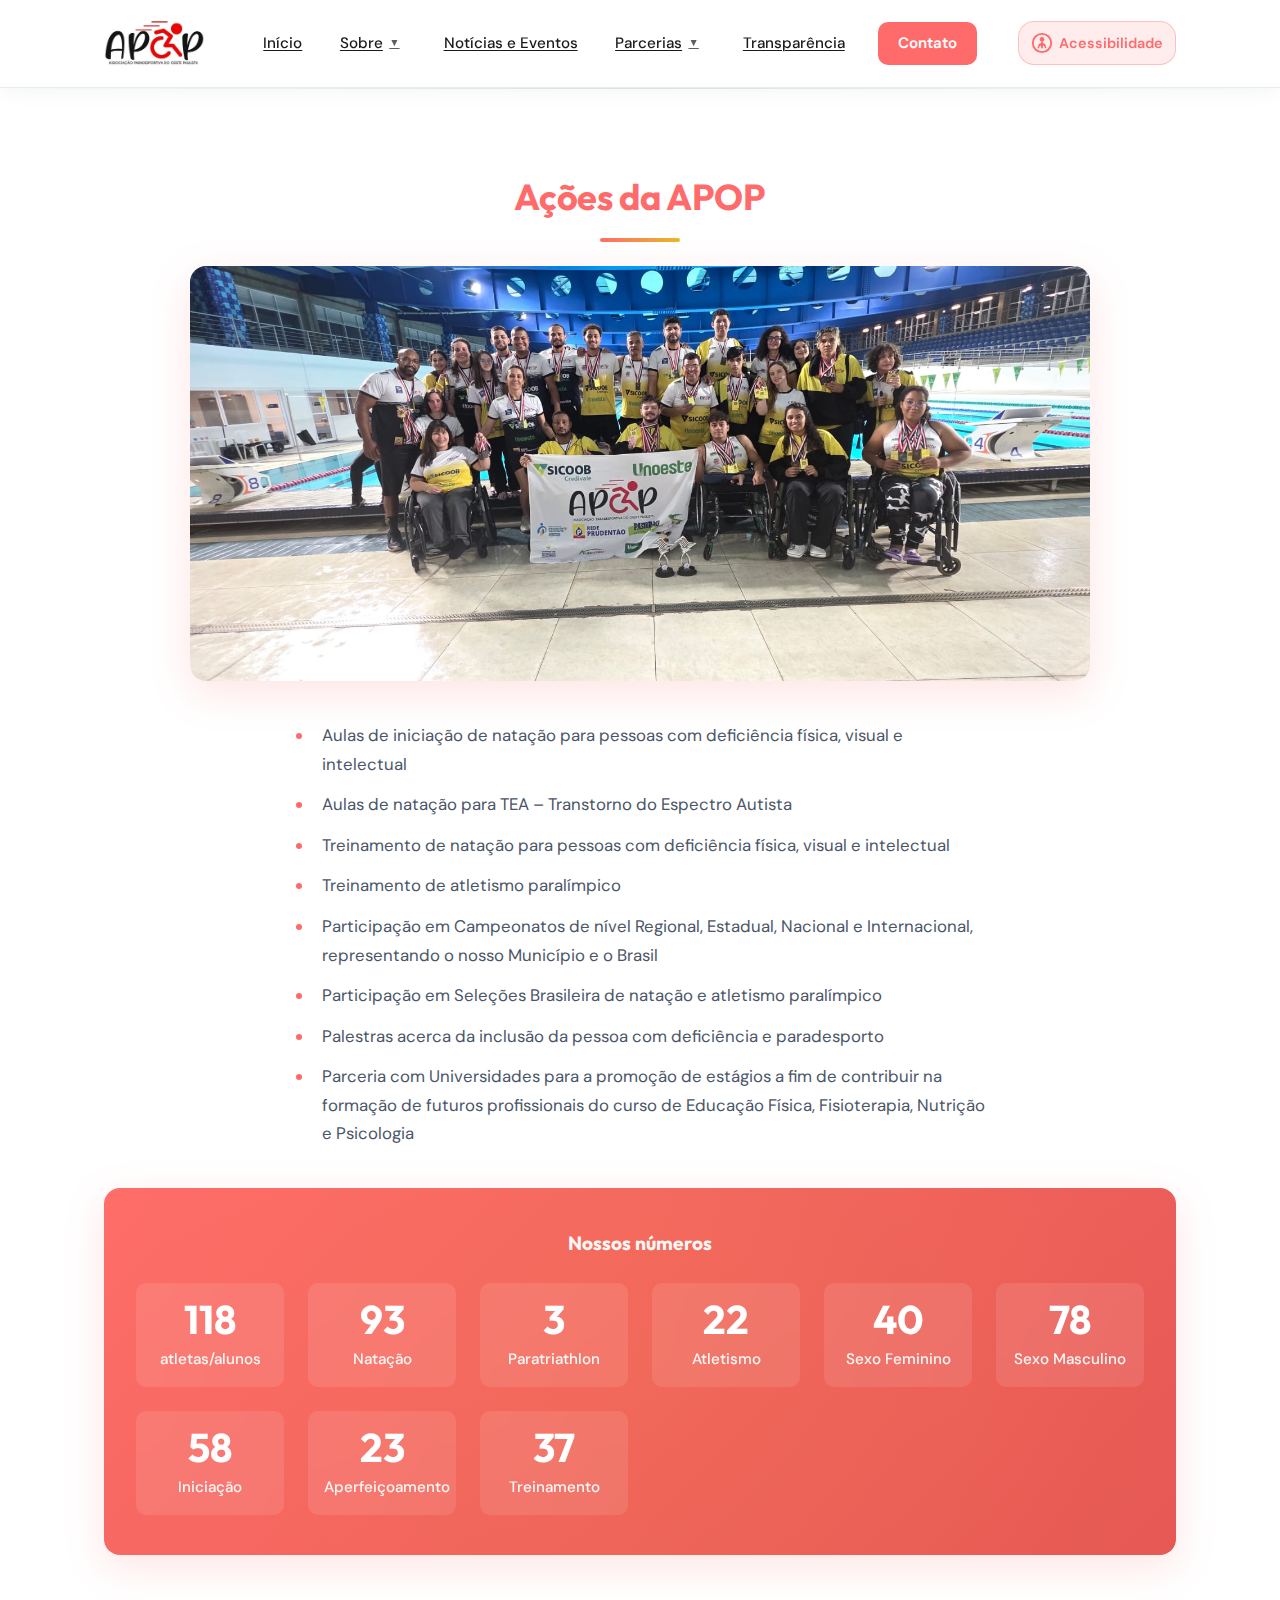
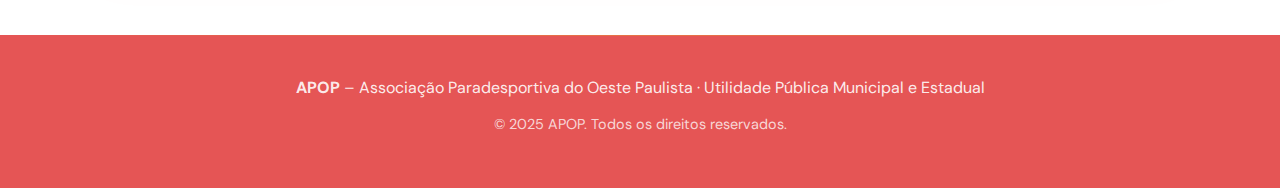
<file: acoes.html>
<!DOCTYPE html>
<html lang="pt-BR">
<head>
  <meta charset="UTF-8">
  <meta name="viewport" content="width=device-width, initial-scale=1.0">
  <meta name="description" content="Ações da APOP - Associação Paradesportiva do Oeste Paulista">
  <title>Ações da APOP | APOP</title>
  <link rel="stylesheet" href="styles.css">
  <link rel="preconnect" href="https://fonts.googleapis.com">
  <link rel="preconnect" href="https://fonts.gstatic.com" crossorigin>
  <link href="https://fonts.googleapis.com/css2?family=Outfit:wght@400;500;600;700&family=DM+Sans:wght@400;500;600&display=swap" rel="stylesheet">
</head>
<body>
  <a href="#main-content" class="skip-link">Pular para conteúdo principal</a>
  <header class="header">
    <div class="header-bar">
      <div class="container header-inner">
        <a href="index.html" class="logo">
          <img src="scr/logo/Imagem1.jpg" alt="APOP" class="logo-img">
        </a>
        <nav class="nav" aria-label="Menu principal">
          <button class="nav-toggle" aria-expanded="false" aria-controls="nav-wrap" aria-label="Abrir menu"><span></span><span></span><span></span></button>
          <div id="nav-wrap" class="nav-wrap">
            <ul class="nav-menu">
              <li><a href="index.html">Início</a></li>
              <li class="has-dropdown">
                <a href="sobre.html">Sobre</a>
                <ul class="submenu">
                  <li><a href="sobre.html">Sobre a APOP</a></li>
                  <li><a href="acoes.html">Ações</a></li>
                  <li><a href="atletas.html">Atletas</a></li>
                  <li><a href="conquistas.html">Conquistas</a></li>
                  <li><a href="participar.html">Participe</a></li>
                </ul>
              </li>
              <li><a href="noticias.html">Notícias e Eventos</a></li>
              <li class="has-dropdown">
                <a href="parceiros.html">Parcerias</a>
                <ul class="submenu">
                  <li><a href="parceiros.html">Parceiros</a></li>
                  <li><a href="patrocinadores.html">Patrocinadores</a></li>
                  <li><a href="apoio.html">Apoio (Vereadores)</a></li>
                </ul>
              </li>
              <li><a href="transparencia.html">Transparência</a></li>
            </ul>
            <a href="contato.html" class="btn-contato">Contato</a>
          </div>
        </nav>
        <div class="accessibility-header-wrap">
          <button id="accessibility-toggle" class="accessibility-header-btn" aria-label="Abrir menu de acessibilidade" aria-expanded="false" aria-controls="accessibility-panel" title="Acessibilidade">
            <svg aria-hidden="true" width="22" height="22" viewBox="0 0 24 24" fill="none" xmlns="http://www.w3.org/2000/svg"><circle cx="12" cy="12" r="10" stroke="currentColor" stroke-width="2"/><circle cx="12" cy="8" r="2.5" fill="currentColor"/><path d="M12 11v6M9 14h6" stroke="currentColor" stroke-width="2" stroke-linecap="round"/><path d="M8 17l2-4h4l2 4" stroke="currentColor" stroke-width="1.5" stroke-linecap="round" stroke-linejoin="round"/></svg>
            <span class="accessibility-header-label">Acessibilidade</span>
          </button>
          <div id="accessibility-panel" class="accessibility-panel" role="dialog" aria-label="Ferramentas de acessibilidade" aria-hidden="true">
            <div class="accessibility-panel-content">
              <div class="accessibility-group"><span class="accessibility-group-label">Tamanho da fonte</span><div class="accessibility-buttons">
                <button id="font-increase" class="accessibility-btn" aria-label="Aumentar tamanho da fonte" title="Aumentar fonte (A+)"><svg aria-hidden="true" width="20" height="20" viewBox="0 0 20 20" fill="none" xmlns="http://www.w3.org/2000/svg"><path d="M10 3V17M3 10H17" stroke="currentColor" stroke-width="2" stroke-linecap="round"/><path d="M6 6H14M6 14H14" stroke="currentColor" stroke-width="1.5" stroke-linecap="round"/></svg></button>
                <button id="font-decrease" class="accessibility-btn" aria-label="Diminuir tamanho da fonte" title="Diminuir fonte (A-)"><svg aria-hidden="true" width="20" height="20" viewBox="0 0 20 20" fill="none" xmlns="http://www.w3.org/2000/svg"><path d="M3 10H17" stroke="currentColor" stroke-width="2" stroke-linecap="round"/><path d="M6 6H14M6 14H14" stroke="currentColor" stroke-width="1.5" stroke-linecap="round"/></svg></button>
                <button id="font-reset" class="accessibility-btn" aria-label="Tamanho de fonte padrão" title="Fonte normal"><svg aria-hidden="true" width="20" height="20" viewBox="0 0 20 20" fill="none" xmlns="http://www.w3.org/2000/svg"><path d="M6 6H14M6 10H14M6 14H14" stroke="currentColor" stroke-width="1.5" stroke-linecap="round"/></svg></button>
              </div></div>
              <div class="accessibility-group"><span class="accessibility-group-label">Visual</span><div class="accessibility-buttons">
                <button id="contrast-toggle" class="accessibility-btn" aria-label="Alto contraste" title="Alto contraste"><svg aria-hidden="true" width="20" height="20" viewBox="0 0 20 20" fill="none" xmlns="http://www.w3.org/2000/svg"><circle cx="10" cy="10" r="8" stroke="currentColor" stroke-width="1.5"/><path d="M10 2V18M2 10H18" stroke="currentColor" stroke-width="1.5" stroke-linecap="round"/></svg></button>
                <button id="grayscale-toggle" class="accessibility-btn" aria-label="Preto e branco" title="Preto e branco"><svg aria-hidden="true" width="20" height="20" viewBox="0 0 20 20" fill="none" xmlns="http://www.w3.org/2000/svg"><circle cx="7" cy="10" r="3" fill="currentColor"/><circle cx="13" cy="10" r="3" stroke="currentColor" stroke-width="1.5" fill="none"/></svg></button>
                <button id="invert-toggle" class="accessibility-btn" aria-label="Inverter cores" title="Inverter cores"><svg aria-hidden="true" width="20" height="20" viewBox="0 0 20 20" fill="none" xmlns="http://www.w3.org/2000/svg"><rect x="3" y="3" width="7" height="7" fill="currentColor"/><rect x="10" y="10" width="7" height="7" fill="none" stroke="currentColor" stroke-width="1.5"/><path d="M10 3V10M3 10H10" stroke="currentColor" stroke-width="1.5" stroke-linecap="round"/></svg></button>
              </div></div>
            </div>
          </div>
        </div>
      </div>
    </div>
  </header>

  <main id="main-content">
    <section class="section">
      <div class="container">
        <h1 class="section-title">Ações da APOP</h1>
        <div class="acoes-imagem">
          <img src="scr/img/IMG-20251107-WA0285.jpg" alt="Atletas da APOP em ação" class="acoes-img">
        </div>
        <ul class="acoes-list">
          <li>Aulas de iniciação de natação para pessoas com deficiência física, visual e intelectual</li>
          <li>Aulas de natação para TEA – Transtorno do Espectro Autista</li>
          <li>Treinamento de natação para pessoas com deficiência física, visual e intelectual</li>
          <li>Treinamento de atletismo paralímpico</li>
          <li>Participação em Campeonatos de nível Regional, Estadual, Nacional e Internacional, representando o nosso Município e o Brasil</li>
          <li>Participação em Seleções Brasileira de natação e atletismo paralímpico</li>
          <li>Palestras acerca da inclusão da pessoa com deficiência e paradesporto</li>
          <li>Parceria com Universidades para a promoção de estágios a fim de contribuir na formação de futuros profissionais do curso de Educação Física, Fisioterapia, Nutrição e Psicologia</li>
        </ul>
        <div class="numeros">
          <h3>Nossos números</h3>
          <div class="numeros-grid">
            <div class="numero-item"><span class="numero-valor">118</span><span>atletas/alunos</span></div>
            <div class="numero-item"><span class="numero-valor">93</span><span>Natação</span></div>
            <div class="numero-item"><span class="numero-valor">3</span><span>Paratriathlon</span></div>
            <div class="numero-item"><span class="numero-valor">22</span><span>Atletismo</span></div>
            <div class="numero-item"><span class="numero-valor">40</span><span>Sexo Feminino</span></div>
            <div class="numero-item"><span class="numero-valor">78</span><span>Sexo Masculino</span></div>
            <div class="numero-item"><span class="numero-valor">58</span><span>Iniciação</span></div>
            <div class="numero-item"><span class="numero-valor">23</span><span>Aperfeiçoamento</span></div>
            <div class="numero-item"><span class="numero-valor">37</span><span>Treinamento</span></div>
          </div>
        </div>
      </div>
    </section>
  </main>

  <footer class="footer">
    <div class="container">
      <p><strong>APOP</strong> – Associação Paradesportiva do Oeste Paulista · Utilidade Pública Municipal e Estadual</p>
      <p class="footer-small">© 2025 APOP. Todos os direitos reservados.</p>
    </div>
  </footer>
  <script src="nav.js"></script>
  <script src="accessibility.js"></script>
</body>
</html>
</file>
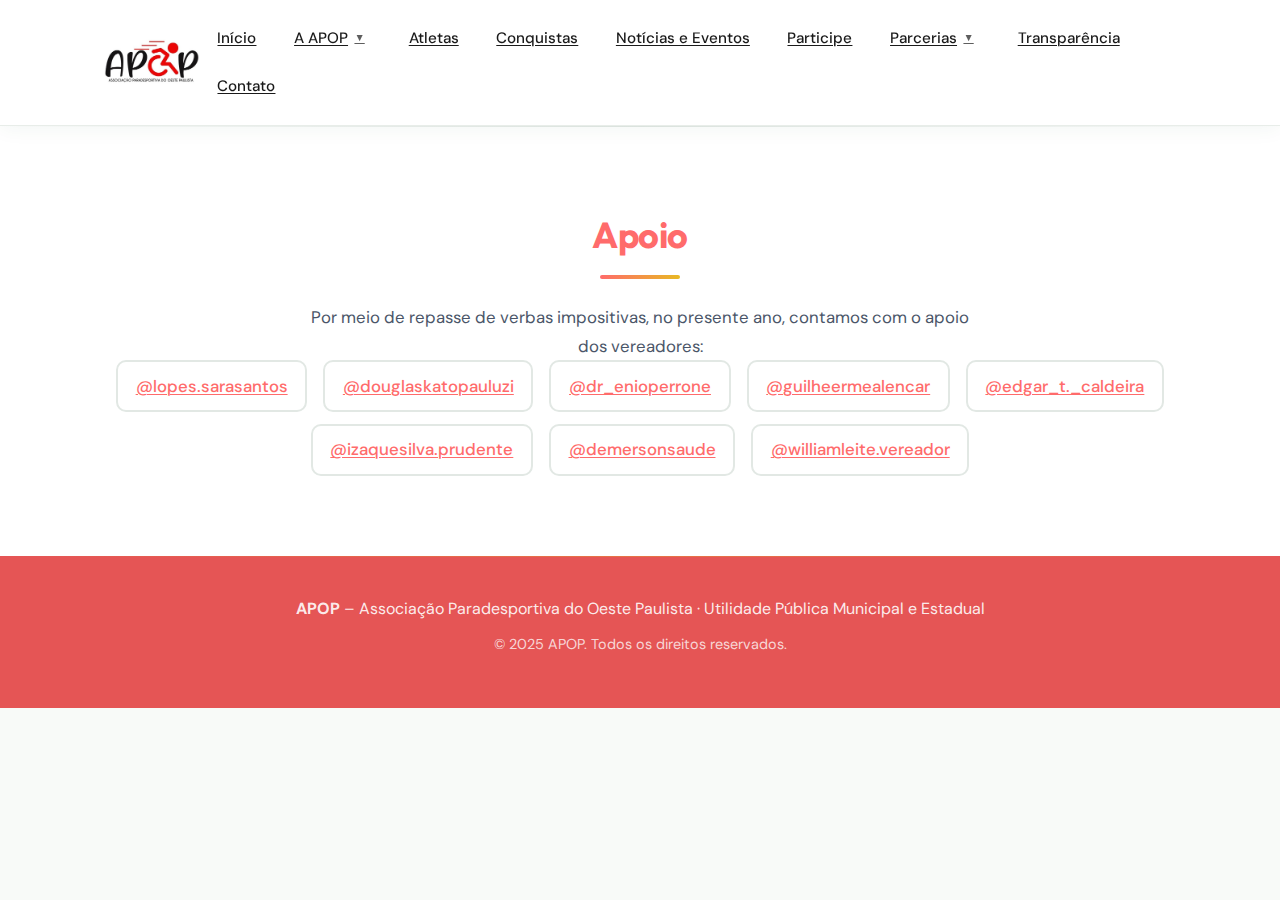
<file: apoio.html>
<!DOCTYPE html>
<html lang="pt-BR">
<head>
  <meta charset="UTF-8">
  <meta name="viewport" content="width=device-width, initial-scale=1.0">
  <meta name="description" content="Apoio dos vereadores à APOP">
  <title>Apoio (Vereadores) | APOP</title>
  <link rel="stylesheet" href="styles.css">
  <link rel="preconnect" href="https://fonts.googleapis.com">
  <link rel="preconnect" href="https://fonts.gstatic.com" crossorigin>
  <link href="https://fonts.googleapis.com/css2?family=Outfit:wght@400;500;600;700&family=DM+Sans:wght@400;500;600&display=swap" rel="stylesheet">
</head>
<body>
  <header class="header">
    <div class="header-bar">
      <div class="container header-inner">
        <a href="index.html" class="logo">
          <img src="scr/logo/Imagem1.jpg" alt="APOP" class="logo-img">
        </a>
        <nav class="nav" aria-label="Menu principal">
          <button class="nav-toggle" aria-expanded="false" aria-controls="nav-wrap" aria-label="Abrir menu"><span></span><span></span><span></span></button>
          <div id="nav-wrap" class="nav-wrap">
            <ul class="nav-menu">
              <li><a href="index.html">Início</a></li>
              <li class="has-dropdown"><a href="sobre.html">A APOP</a>
                <ul class="submenu">
                  <li><a href="sobre.html">Sobre</a></li>
                  <li><a href="acoes.html">Ações</a></li>
                </ul>
              </li>
              <li><a href="atletas.html">Atletas</a></li>
              <li><a href="conquistas.html">Conquistas</a></li>
              <li><a href="noticias.html">Notícias e Eventos</a></li>
              <li><a href="participar.html">Participe</a></li>
              <li class="has-dropdown"><a href="parceiros.html">Parcerias</a>
                <ul class="submenu">
                  <li><a href="parceiros.html">Parceiros</a></li>
                  <li><a href="patrocinadores.html">Patrocinadores</a></li>
                  <li><a href="apoio.html">Apoio (Vereadores)</a></li>
                </ul>
              </li>
              <li><a href="transparencia.html">Transparência</a></li>
              <li><a href="contato.html">Contato</a></li>
            </ul>
          </div>
        </nav>
      </div>
    </div>
  </header>

  <main>
    <section class="section">
      <div class="container">
        <h1 class="section-title">Apoio</h1>
        <p class="section-intro">Por meio de repasse de verbas impositivas, no presente ano, contamos com o apoio dos vereadores:</p>
        <div class="vereadores">
          <a href="https://instagram.com/lopes.sarasantos" target="_blank" rel="noopener noreferrer">@lopes.sarasantos</a>
          <a href="https://instagram.com/douglaskatopauluzi" target="_blank" rel="noopener noreferrer">@douglaskatopauluzi</a>
          <a href="https://instagram.com/dr_enioperrone" target="_blank" rel="noopener noreferrer">@dr_enioperrone</a>
          <a href="https://instagram.com/guilheermealencar" target="_blank" rel="noopener noreferrer">@guilheermealencar</a>
          <a href="https://instagram.com/edgar_t._caldeira" target="_blank" rel="noopener noreferrer">@edgar_t._caldeira</a>
          <a href="https://instagram.com/izaquesilva.prudente" target="_blank" rel="noopener noreferrer">@izaquesilva.prudente</a>
          <a href="https://instagram.com/demersonsaude" target="_blank" rel="noopener noreferrer">@demersonsaude</a>
          <a href="https://instagram.com/williamleite.vereador" target="_blank" rel="noopener noreferrer">@williamleite.vereador</a>
        </div>
      </div>
    </section>
  </main>

  <footer class="footer">
    <div class="container">
      <p><strong>APOP</strong> – Associação Paradesportiva do Oeste Paulista · Utilidade Pública Municipal e Estadual</p>
      <p class="footer-small">© 2025 APOP. Todos os direitos reservados.</p>
    </div>
  </footer>
  <script src="nav.js"></script>
</body>
</html>
</file>
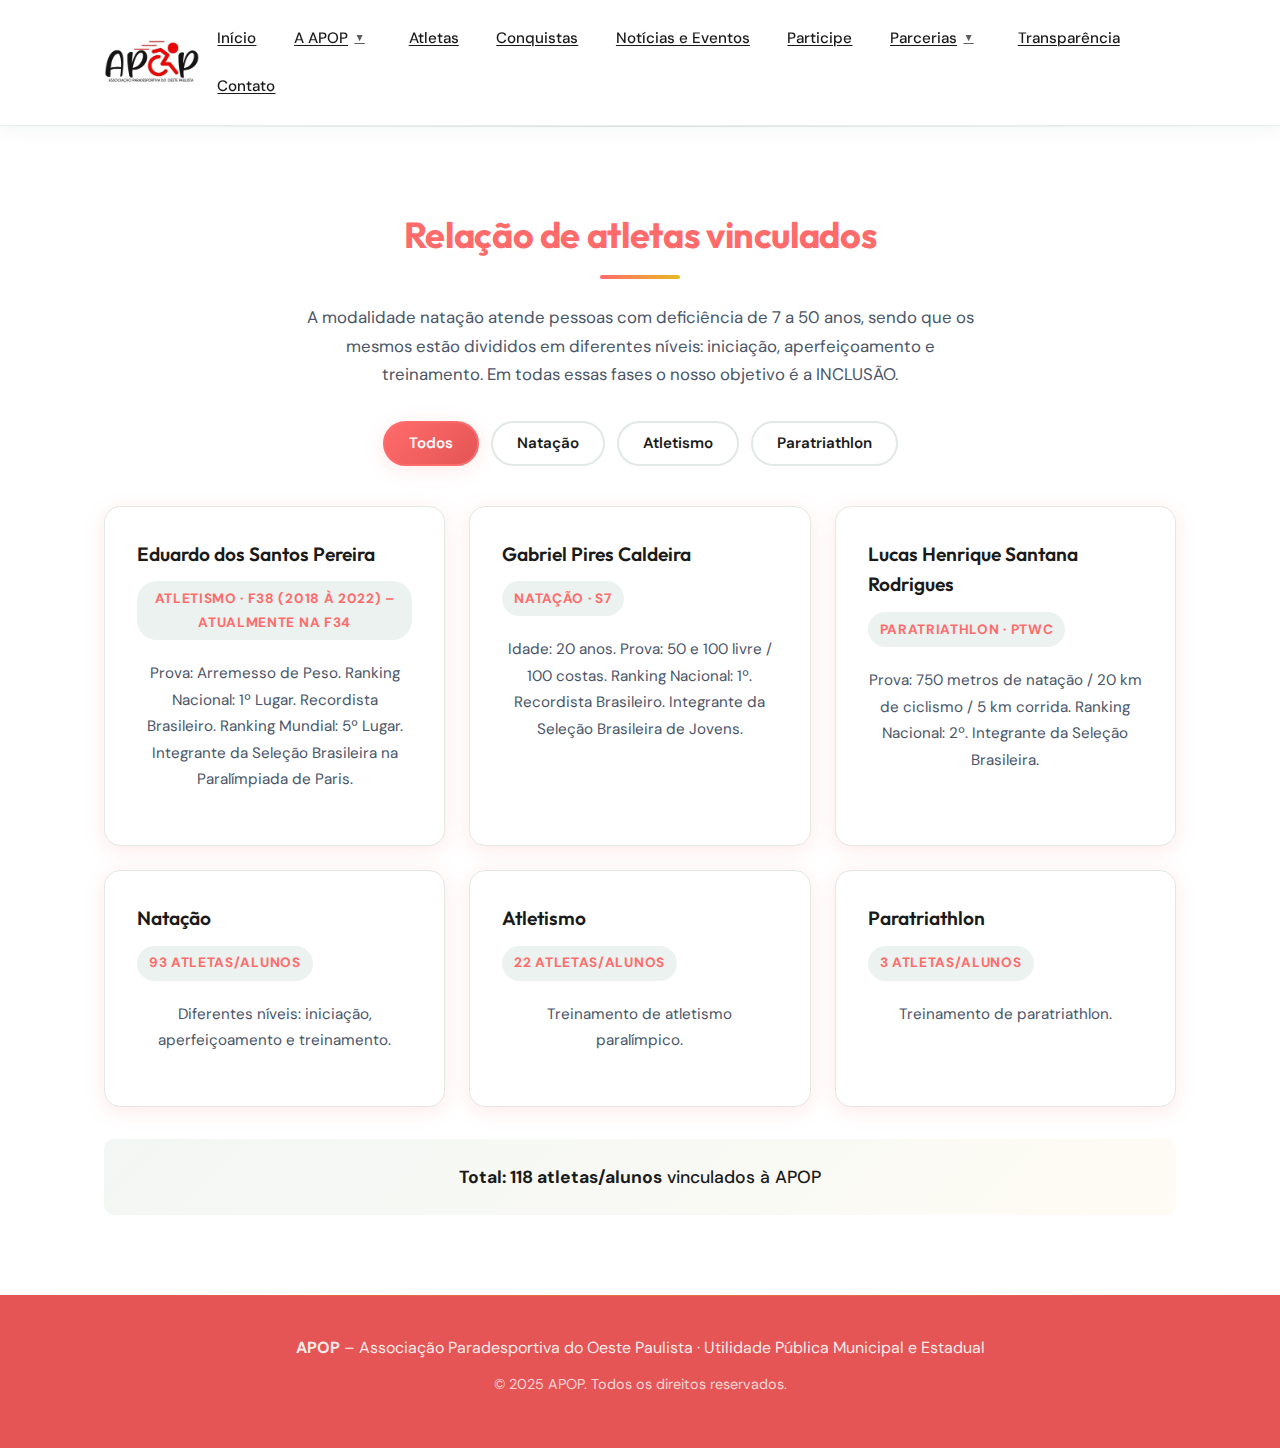
<file: atletas.html>
<!DOCTYPE html>
<html lang="pt-BR">
<head>
  <meta charset="UTF-8">
  <meta name="viewport" content="width=device-width, initial-scale=1.0">
  <meta name="description" content="Relação de atletas vinculados à APOP">
  <title>Atletas | APOP</title>
  <link rel="stylesheet" href="styles.css">
  <link rel="preconnect" href="https://fonts.googleapis.com">
  <link rel="preconnect" href="https://fonts.gstatic.com" crossorigin>
  <link href="https://fonts.googleapis.com/css2?family=Outfit:wght@400;500;600;700&family=DM+Sans:wght@400;500;600&display=swap" rel="stylesheet">
</head>
<body>
  <header class="header">
    <div class="header-bar">
      <div class="container header-inner">
        <a href="index.html" class="logo">
          <img src="scr/logo/Imagem1.jpg" alt="APOP" class="logo-img">
        </a>
        <nav class="nav" aria-label="Menu principal">
          <button class="nav-toggle" aria-expanded="false" aria-controls="nav-wrap" aria-label="Abrir menu"><span></span><span></span><span></span></button>
          <div id="nav-wrap" class="nav-wrap">
            <ul class="nav-menu">
              <li><a href="index.html">Início</a></li>
              <li class="has-dropdown"><a href="sobre.html">A APOP</a>
                <ul class="submenu">
                  <li><a href="sobre.html">Sobre</a></li>
                  <li><a href="acoes.html">Ações</a></li>
                </ul>
              </li>
              <li><a href="atletas.html">Atletas</a></li>
              <li><a href="conquistas.html">Conquistas</a></li>
              <li><a href="noticias.html">Notícias e Eventos</a></li>
              <li><a href="participar.html">Participe</a></li>
              <li class="has-dropdown"><a href="parceiros.html">Parcerias</a>
                <ul class="submenu">
                  <li><a href="parceiros.html">Parceiros</a></li>
                  <li><a href="patrocinadores.html">Patrocinadores</a></li>
                  <li><a href="apoio.html">Apoio (Vereadores)</a></li>
                </ul>
              </li>
              <li><a href="transparencia.html">Transparência</a></li>
              <li><a href="contato.html">Contato</a></li>
            </ul>
          </div>
        </nav>
      </div>
    </div>
  </header>

  <main>
    <section class="section">
      <div class="container">
        <h1 class="section-title">Relação de atletas vinculados</h1>
        <p class="section-intro">A modalidade natação atende pessoas com deficiência de 7 a 50 anos, sendo que os mesmos estão divididos em diferentes níveis: iniciação, aperfeiçoamento e treinamento. Em todas essas fases o nosso objetivo é a INCLUSÃO.</p>
        <div class="atletas-filtros">
          <button class="filtro-btn active" data-modalidade="todos">Todos</button>
          <button class="filtro-btn" data-modalidade="natacao">Natação</button>
          <button class="filtro-btn" data-modalidade="atletismo">Atletismo</button>
          <button class="filtro-btn" data-modalidade="paratriathlon">Paratriathlon</button>
        </div>
        <div class="atletas-grid">
          <article class="atleta-card" data-modalidade="atletismo">
            <h3>Eduardo dos Santos Pereira</h3>
            <p class="atleta-modalidade">Atletismo · F38 (2018 à 2022) – Atualmente na F34</p>
            <p class="atleta-info">Prova: Arremesso de Peso. Ranking Nacional: 1º Lugar. Recordista Brasileiro. Ranking Mundial: 5º Lugar. Integrante da Seleção Brasileira na Paralímpiada de Paris.</p>
          </article>
          <article class="atleta-card" data-modalidade="natacao">
            <h3>Gabriel Pires Caldeira</h3>
            <p class="atleta-modalidade">Natação · S7</p>
            <p class="atleta-info">Idade: 20 anos. Prova: 50 e 100 livre / 100 costas. Ranking Nacional: 1º. Recordista Brasileiro. Integrante da Seleção Brasileira de Jovens.</p>
          </article>
          <article class="atleta-card" data-modalidade="paratriathlon">
            <h3>Lucas Henrique Santana Rodrigues</h3>
            <p class="atleta-modalidade">Paratriathlon · PTWC</p>
            <p class="atleta-info">Prova: 750 metros de natação / 20 km de ciclismo / 5 km corrida. Ranking Nacional: 2º. Integrante da Seleção Brasileira.</p>
          </article>
          <article class="atleta-card" data-modalidade="natacao">
            <h3>Natação</h3>
            <p class="atleta-modalidade">93 atletas/alunos</p>
            <p class="atleta-info">Diferentes níveis: iniciação, aperfeiçoamento e treinamento.</p>
          </article>
          <article class="atleta-card" data-modalidade="atletismo">
            <h3>Atletismo</h3>
            <p class="atleta-modalidade">22 atletas/alunos</p>
            <p class="atleta-info">Treinamento de atletismo paralímpico.</p>
          </article>
          <article class="atleta-card" data-modalidade="paratriathlon">
            <h3>Paratriathlon</h3>
            <p class="atleta-modalidade">3 atletas/alunos</p>
            <p class="atleta-info">Treinamento de paratriathlon.</p>
          </article>
        </div>
        <p class="atletas-total"><strong>Total: 118 atletas/alunos</strong> vinculados à APOP</p>
      </div>
    </section>
  </main>

  <footer class="footer">
    <div class="container">
      <p><strong>APOP</strong> – Associação Paradesportiva do Oeste Paulista · Utilidade Pública Municipal e Estadual</p>
      <p class="footer-small">© 2025 APOP. Todos os direitos reservados.</p>
    </div>
  </footer>
  <script src="nav.js"></script>
  <script>
    (function() {
      var filtros = document.querySelectorAll('.filtro-btn');
      var cards = document.querySelectorAll('.atleta-card');
      if (!filtros.length || !cards.length) return;
      filtros.forEach(function(filtro) {
        filtro.addEventListener('click', function() {
          var modalidade = this.getAttribute('data-modalidade');
          filtros.forEach(function(f) { f.classList.remove('active'); });
          this.classList.add('active');
          cards.forEach(function(card) {
            if (modalidade === 'todos' || card.getAttribute('data-modalidade') === modalidade) {
              card.style.display = '';
            } else {
              card.style.display = 'none';
            }
          });
        });
      });
    })();
  </script>
</body>
</html>
</file>
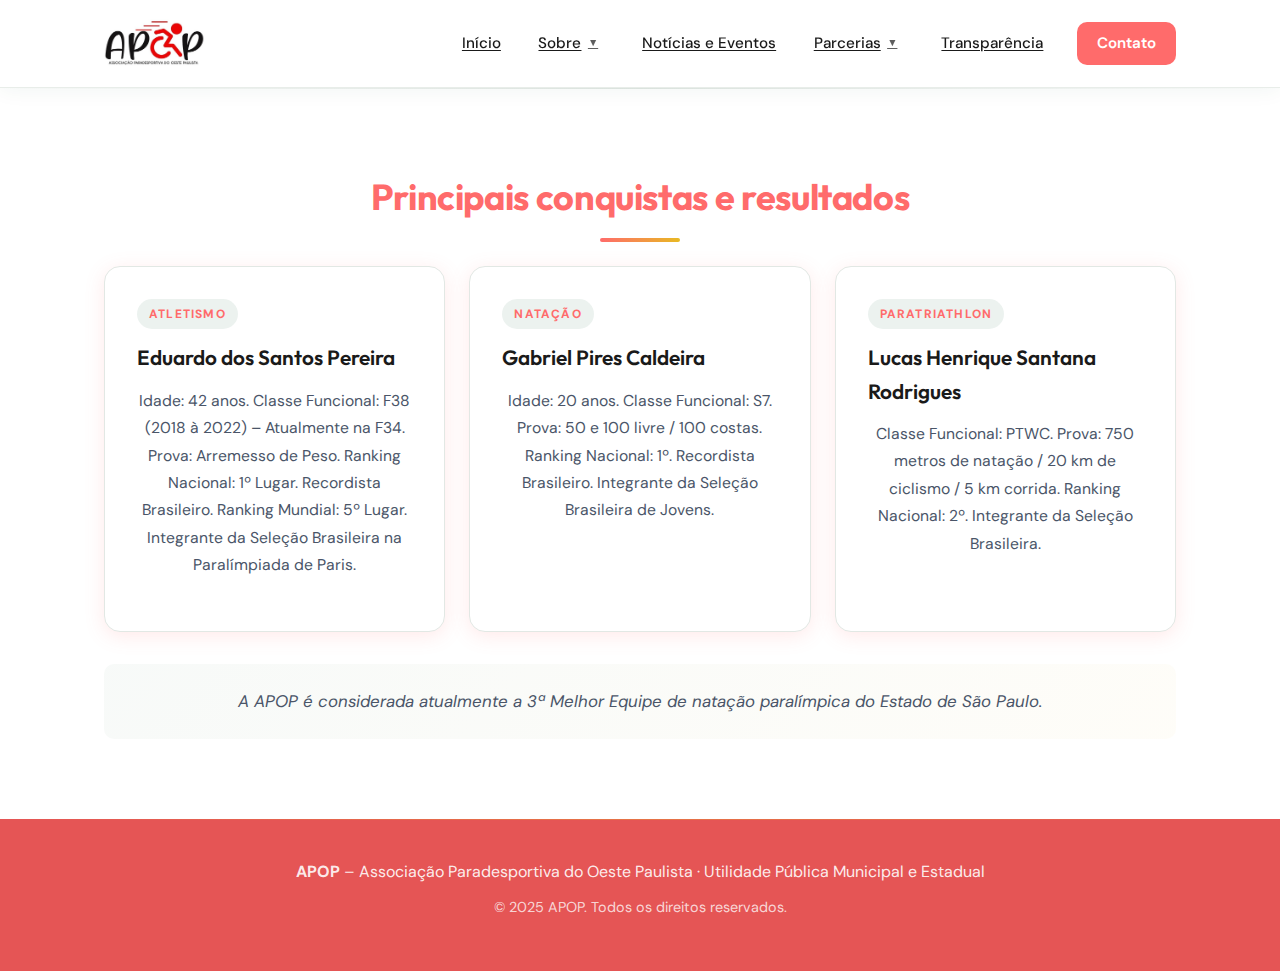
<file: conquistas.html>
<!DOCTYPE html>
<html lang="pt-BR">
<head>
  <meta charset="UTF-8">
  <meta name="viewport" content="width=device-width, initial-scale=1.0">
  <meta name="description" content="Principais conquistas e resultados da APOP">
  <title>Conquistas | APOP</title>
  <link rel="stylesheet" href="styles.css">
  <link rel="preconnect" href="https://fonts.googleapis.com">
  <link rel="preconnect" href="https://fonts.gstatic.com" crossorigin>
  <link href="https://fonts.googleapis.com/css2?family=Outfit:wght@400;500;600;700&family=DM+Sans:wght@400;500;600&display=swap" rel="stylesheet">
</head>
<body>
  <header class="header">
    <div class="header-bar">
      <div class="container header-inner">
        <a href="index.html" class="logo">
          <img src="scr/logo/Imagem1.jpg" alt="APOP" class="logo-img">
        </a>
        <nav class="nav" aria-label="Menu principal">
          <button class="nav-toggle" aria-expanded="false" aria-controls="nav-wrap" aria-label="Abrir menu"><span></span><span></span><span></span></button>
          <div id="nav-wrap" class="nav-wrap">
            <ul class="nav-menu">
              <li><a href="index.html">Início</a></li>
              <li class="has-dropdown">
                <a href="sobre.html">Sobre</a>
                <ul class="submenu">
                  <li><a href="sobre.html">Sobre a APOP</a></li>
                  <li><a href="acoes.html">Ações</a></li>
                  <li><a href="atletas.html">Atletas</a></li>
                  <li><a href="conquistas.html">Conquistas</a></li>
                  <li><a href="participar.html">Participe</a></li>
                </ul>
              </li>
              <li><a href="noticias.html">Notícias e Eventos</a></li>
              <li class="has-dropdown">
                <a href="parceiros.html">Parcerias</a>
                <ul class="submenu">
                  <li><a href="parceiros.html">Parceiros</a></li>
                  <li><a href="patrocinadores.html">Patrocinadores</a></li>
                  <li><a href="apoio.html">Apoio (Vereadores)</a></li>
                </ul>
              </li>
              <li><a href="transparencia.html">Transparência</a></li>
            </ul>
            <a href="contato.html" class="btn-contato">Contato</a>
          </div>
        </nav>
      </div>
    </div>
  </header>

  <main>
    <section class="section">
      <div class="container">
        <h1 class="section-title">Principais conquistas e resultados</h1>
        <div class="conquistas-grid">
          <article class="conquista-card">
            <span class="conquista-modalidade">Atletismo</span>
            <h3>Eduardo dos Santos Pereira</h3>
            <p>Idade: 42 anos. Classe Funcional: F38 (2018 à 2022) – Atualmente na F34. Prova: Arremesso de Peso. Ranking Nacional: 1º Lugar. Recordista Brasileiro. Ranking Mundial: 5º Lugar. Integrante da Seleção Brasileira na Paralímpiada de Paris.</p>
          </article>
          <article class="conquista-card">
            <span class="conquista-modalidade">Natação</span>
            <h3>Gabriel Pires Caldeira</h3>
            <p>Idade: 20 anos. Classe Funcional: S7. Prova: 50 e 100 livre / 100 costas. Ranking Nacional: 1º. Recordista Brasileiro. Integrante da Seleção Brasileira de Jovens.</p>
          </article>
          <article class="conquista-card">
            <span class="conquista-modalidade">Paratriathlon</span>
            <h3>Lucas Henrique Santana Rodrigues</h3>
            <p>Classe Funcional: PTWC. Prova: 750 metros de natação / 20 km de ciclismo / 5 km corrida. Ranking Nacional: 2º. Integrante da Seleção Brasileira.</p>
          </article>
        </div>
        <p class="conquistas-note">A APOP é considerada atualmente a 3ª Melhor Equipe de natação paralímpica do Estado de São Paulo.</p>
      </div>
    </section>
  </main>

  <footer class="footer">
    <div class="container">
      <p><strong>APOP</strong> – Associação Paradesportiva do Oeste Paulista · Utilidade Pública Municipal e Estadual</p>
      <p class="footer-small">© 2025 APOP. Todos os direitos reservados.</p>
    </div>
  </footer>
  <script src="nav.js"></script>
</body>
</html>
</file>
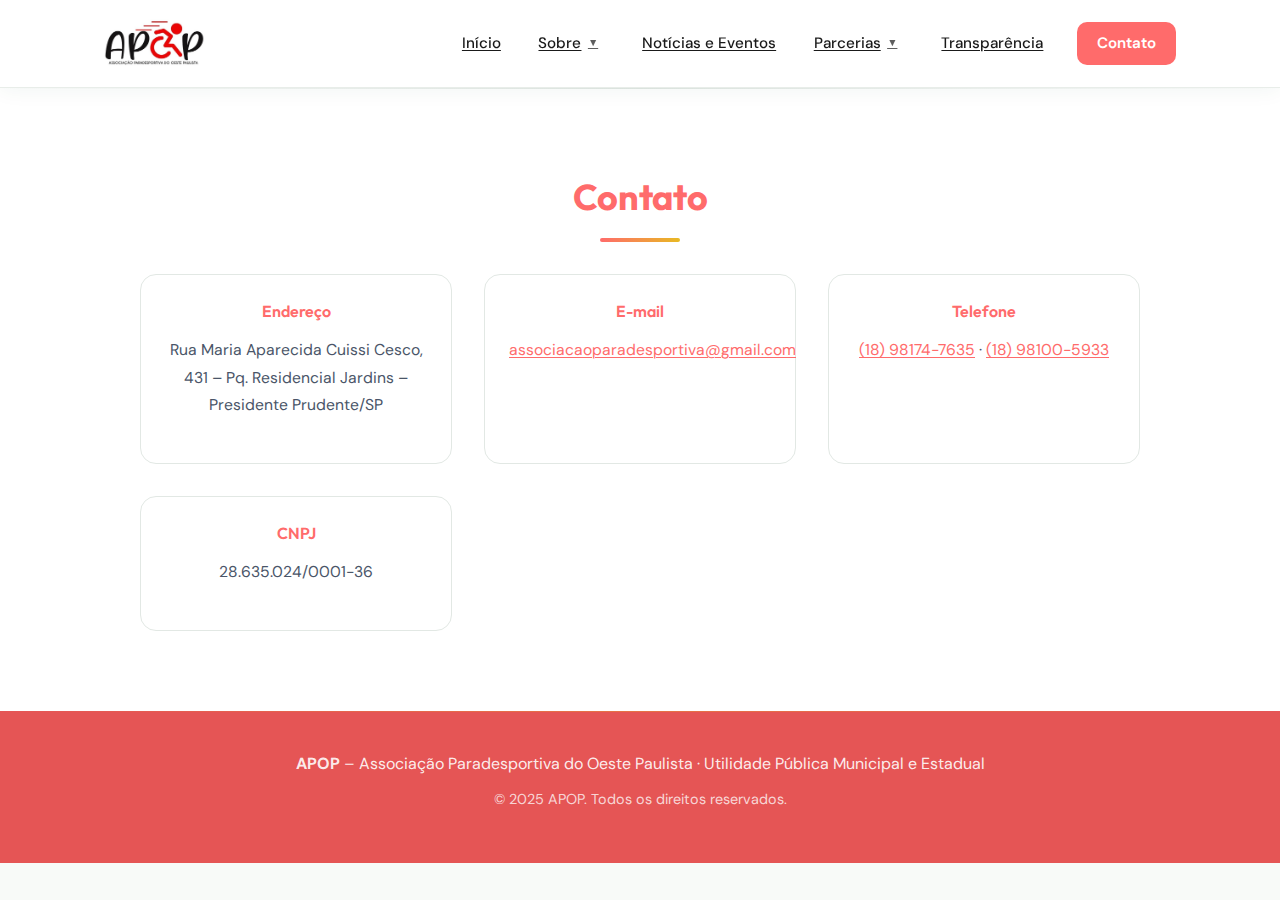
<file: contato.html>
<!DOCTYPE html>
<html lang="pt-BR">
<head>
  <meta charset="UTF-8">
  <meta name="viewport" content="width=device-width, initial-scale=1.0">
  <meta name="description" content="Contato da APOP">
  <title>Contato | APOP</title>
  <link rel="stylesheet" href="styles.css">
  <link rel="preconnect" href="https://fonts.googleapis.com">
  <link rel="preconnect" href="https://fonts.gstatic.com" crossorigin>
  <link href="https://fonts.googleapis.com/css2?family=Outfit:wght@400;500;600;700&family=DM+Sans:wght@400;500;600&display=swap" rel="stylesheet">
</head>
<body>
  <header class="header">
    <div class="header-bar">
      <div class="container header-inner">
        <a href="index.html" class="logo">
          <img src="scr/logo/Imagem1.jpg" alt="APOP" class="logo-img">
        </a>
        <nav class="nav" aria-label="Menu principal">
          <button class="nav-toggle" aria-expanded="false" aria-controls="nav-wrap" aria-label="Abrir menu"><span></span><span></span><span></span></button>
          <div id="nav-wrap" class="nav-wrap">
            <ul class="nav-menu">
              <li><a href="index.html">Início</a></li>
              <li class="has-dropdown">
                <a href="sobre.html">Sobre</a>
                <ul class="submenu">
                  <li><a href="sobre.html">Sobre a APOP</a></li>
                  <li><a href="acoes.html">Ações</a></li>
                  <li><a href="atletas.html">Atletas</a></li>
                  <li><a href="conquistas.html">Conquistas</a></li>
                  <li><a href="participar.html">Participe</a></li>
                </ul>
              </li>
              <li><a href="noticias.html">Notícias e Eventos</a></li>
              <li class="has-dropdown">
                <a href="parceiros.html">Parcerias</a>
                <ul class="submenu">
                  <li><a href="parceiros.html">Parceiros</a></li>
                  <li><a href="patrocinadores.html">Patrocinadores</a></li>
                  <li><a href="apoio.html">Apoio (Vereadores)</a></li>
                </ul>
              </li>
              <li><a href="transparencia.html">Transparência</a></li>
            </ul>
            <a href="contato.html" class="btn-contato">Contato</a>
          </div>
        </nav>
      </div>
    </div>
  </header>

  <main>
    <section class="section section-contato">
      <div class="container">
        <h1 class="section-title">Contato</h1>
        <div class="contato-grid">
          <div class="contato-item">
            <strong>Endereço</strong>
            <p>Rua Maria Aparecida Cuissi Cesco, 431 – Pq. Residencial Jardins – Presidente Prudente/SP</p>
          </div>
          <div class="contato-item">
            <strong>E-mail</strong>
            <p><a href="mailto:associacaoparadesportiva@gmail.com">associacaoparadesportiva@gmail.com</a></p>
          </div>
          <div class="contato-item">
            <strong>Telefone</strong>
            <p><a href="tel:+5518981747635">(18) 98174-7635</a> · <a href="tel:+5518981005933">(18) 98100-5933</a></p>
          </div>
          <div class="contato-item">
            <strong>CNPJ</strong>
            <p>28.635.024/0001-36</p>
          </div>
        </div>
      </div>
    </section>
  </main>

  <footer class="footer">
    <div class="container">
      <p><strong>APOP</strong> – Associação Paradesportiva do Oeste Paulista · Utilidade Pública Municipal e Estadual</p>
      <p class="footer-small">© 2025 APOP. Todos os direitos reservados.</p>
    </div>
  </footer>
  <script src="nav.js"></script>
</body>
</html>
</file>
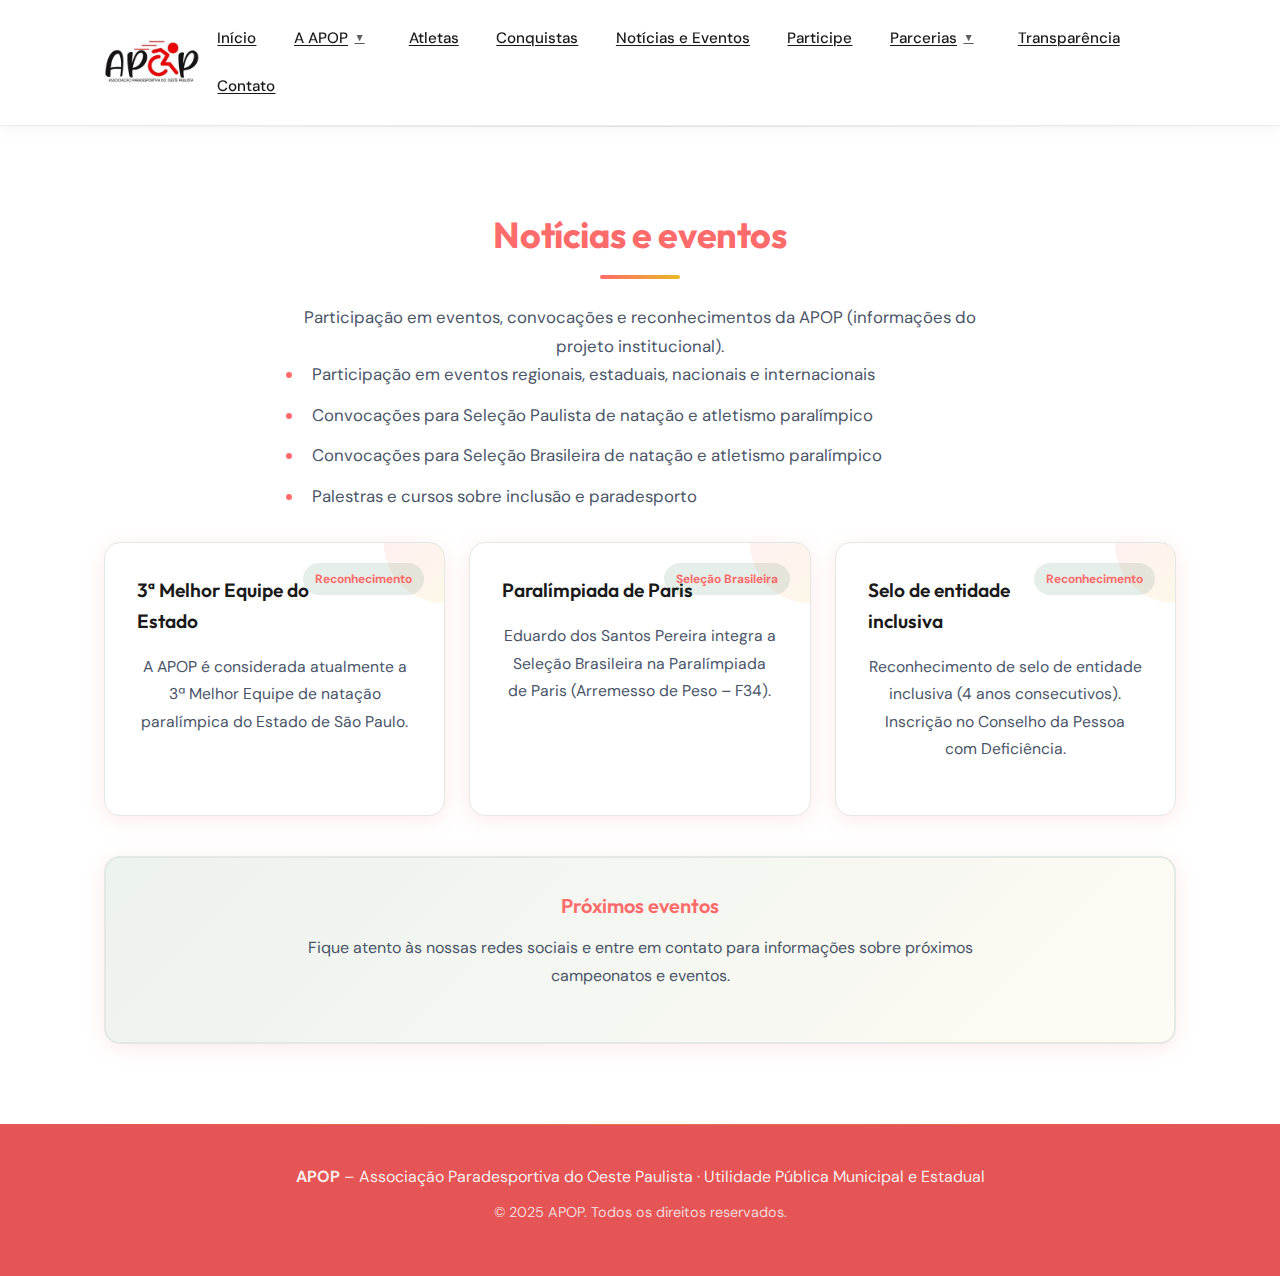
<file: noticias.html>
<!DOCTYPE html>
<html lang="pt-BR">
<head>
  <meta charset="UTF-8">
  <meta name="viewport" content="width=device-width, initial-scale=1.0">
  <meta name="description" content="Notícias e eventos da APOP">
  <title>Notícias e Eventos | APOP</title>
  <link rel="stylesheet" href="styles.css">
  <link rel="preconnect" href="https://fonts.googleapis.com">
  <link rel="preconnect" href="https://fonts.gstatic.com" crossorigin>
  <link href="https://fonts.googleapis.com/css2?family=Outfit:wght@400;500;600;700&family=DM+Sans:wght@400;500;600&display=swap" rel="stylesheet">
</head>
<body>
  <header class="header">
    <div class="header-bar">
      <div class="container header-inner">
        <a href="index.html" class="logo">
          <img src="scr/logo/Imagem1.jpg" alt="APOP" class="logo-img">
        </a>
        <nav class="nav" aria-label="Menu principal">
          <button class="nav-toggle" aria-expanded="false" aria-controls="nav-wrap" aria-label="Abrir menu"><span></span><span></span><span></span></button>
          <div id="nav-wrap" class="nav-wrap">
            <ul class="nav-menu">
              <li><a href="index.html">Início</a></li>
              <li class="has-dropdown"><a href="sobre.html">A APOP</a>
                <ul class="submenu">
                  <li><a href="sobre.html">Sobre</a></li>
                  <li><a href="acoes.html">Ações</a></li>
                </ul>
              </li>
              <li><a href="atletas.html">Atletas</a></li>
              <li><a href="conquistas.html">Conquistas</a></li>
              <li><a href="noticias.html">Notícias e Eventos</a></li>
              <li><a href="participar.html">Participe</a></li>
              <li class="has-dropdown"><a href="parceiros.html">Parcerias</a>
                <ul class="submenu">
                  <li><a href="parceiros.html">Parceiros</a></li>
                  <li><a href="patrocinadores.html">Patrocinadores</a></li>
                  <li><a href="apoio.html">Apoio (Vereadores)</a></li>
                </ul>
              </li>
              <li><a href="transparencia.html">Transparência</a></li>
              <li><a href="contato.html">Contato</a></li>
            </ul>
          </div>
        </nav>
      </div>
    </div>
  </header>

  <main>
    <section class="section">
      <div class="container">
        <h1 class="section-title">Notícias e eventos</h1>
        <p class="section-intro">Participação em eventos, convocações e reconhecimentos da APOP (informações do projeto institucional).</p>
        <ul class="acoes-list" style="max-width: 720px; margin: 0 auto 2rem;">
          <li>Participação em eventos regionais, estaduais, nacionais e internacionais</li>
          <li>Convocações para Seleção Paulista de natação e atletismo paralímpico</li>
          <li>Convocações para Seleção Brasileira de natação e atletismo paralímpico</li>
          <li>Palestras e cursos sobre inclusão e paradesporto</li>
        </ul>
        <div class="noticias-grid">
          <article class="noticia-card">
            <div class="noticia-data">Reconhecimento</div>
            <h3>3ª Melhor Equipe do Estado</h3>
            <p>A APOP é considerada atualmente a 3ª Melhor Equipe de natação paralímpica do Estado de São Paulo.</p>
          </article>
          <article class="noticia-card">
            <div class="noticia-data">Seleção Brasileira</div>
            <h3>Paralímpiada de Paris</h3>
            <p>Eduardo dos Santos Pereira integra a Seleção Brasileira na Paralímpiada de Paris (Arremesso de Peso – F34).</p>
          </article>
          <article class="noticia-card">
            <div class="noticia-data">Reconhecimento</div>
            <h3>Selo de entidade inclusiva</h3>
            <p>Reconhecimento de selo de entidade inclusiva (4 anos consecutivos). Inscrição no Conselho da Pessoa com Deficiência.</p>
          </article>
        </div>
        <div class="eventos-proximos">
          <h3>Próximos eventos</h3>
          <p>Fique atento às nossas redes sociais e entre em contato para informações sobre próximos campeonatos e eventos.</p>
        </div>
      </div>
    </section>
  </main>

  <footer class="footer">
    <div class="container">
      <p><strong>APOP</strong> – Associação Paradesportiva do Oeste Paulista · Utilidade Pública Municipal e Estadual</p>
      <p class="footer-small">© 2025 APOP. Todos os direitos reservados.</p>
    </div>
  </footer>
  <script src="nav.js"></script>
</body>
</html>
</file>
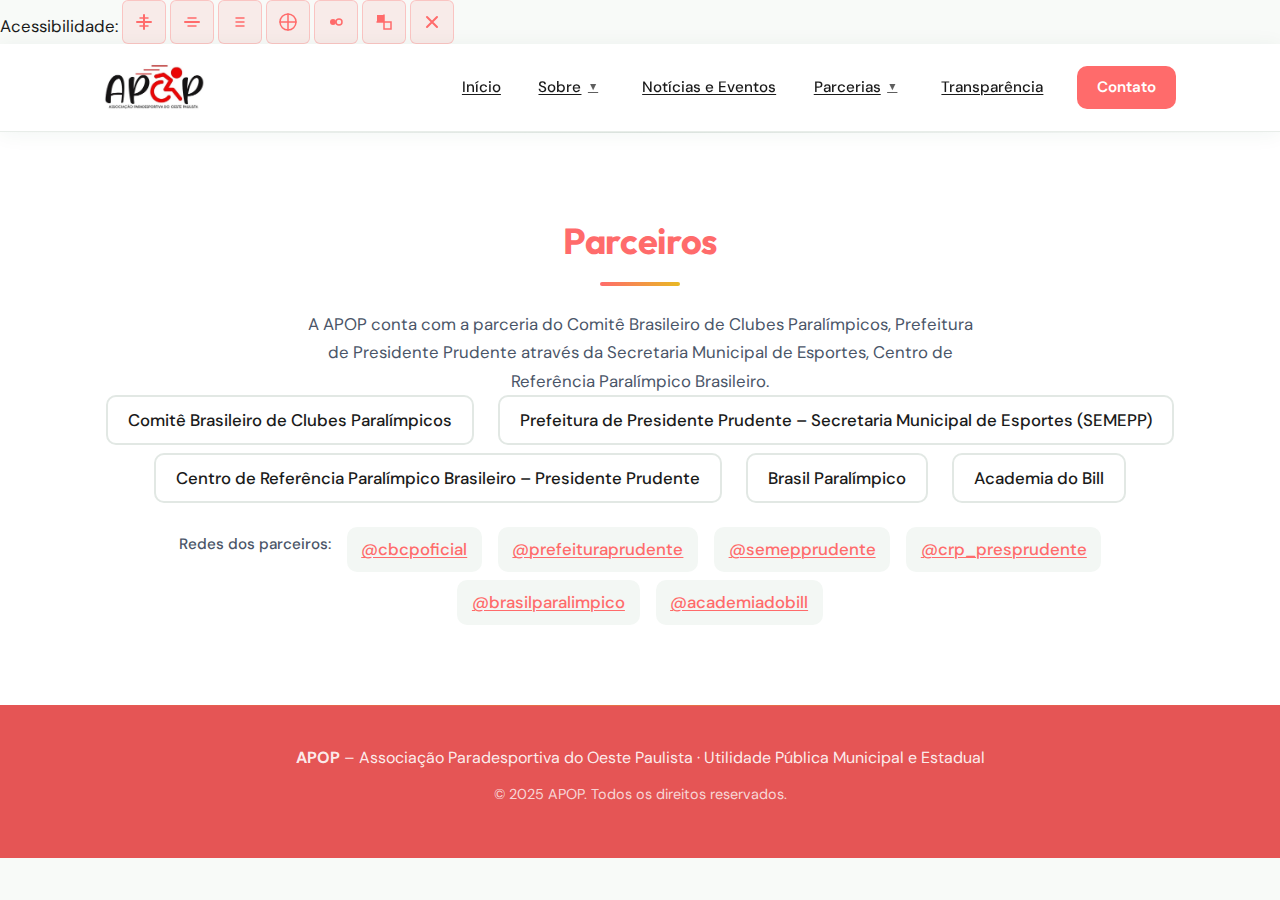
<file: parceiros.html>
<!DOCTYPE html>
<html lang="pt-BR">
<head>
  <meta charset="UTF-8">
  <meta name="viewport" content="width=device-width, initial-scale=1.0">
  <meta name="description" content="Parceiros da APOP">
  <title>Parceiros | APOP</title>
  <link rel="stylesheet" href="styles.css">
  <link rel="preconnect" href="https://fonts.googleapis.com">
  <link rel="preconnect" href="https://fonts.gstatic.com" crossorigin>
  <link href="https://fonts.googleapis.com/css2?family=Outfit:wght@400;500;600;700&family=DM+Sans:wght@400;500;600&display=swap" rel="stylesheet">
</head>
<body>
  <a href="#main-content" class="skip-link">Pular para conteúdo principal</a>
  <div id="accessibility-bar" class="accessibility-bar" role="toolbar" aria-label="Ferramentas de acessibilidade">
    <div class="accessibility-bar-inner">
      <span class="accessibility-label">Acessibilidade:</span>
      <button id="font-increase" class="accessibility-btn" aria-label="Aumentar tamanho da fonte" title="Aumentar fonte (A+)">
        <svg aria-hidden="true" width="20" height="20" viewBox="0 0 20 20" fill="none" xmlns="http://www.w3.org/2000/svg">
          <path d="M10 3V17M3 10H17" stroke="currentColor" stroke-width="2" stroke-linecap="round"/>
          <path d="M6 6H14M6 14H14" stroke="currentColor" stroke-width="1.5" stroke-linecap="round"/>
        </svg>
      </button>
      <button id="font-decrease" class="accessibility-btn" aria-label="Diminuir tamanho da fonte" title="Diminuir fonte (A-)">
        <svg aria-hidden="true" width="20" height="20" viewBox="0 0 20 20" fill="none" xmlns="http://www.w3.org/2000/svg">
          <path d="M3 10H17" stroke="currentColor" stroke-width="2" stroke-linecap="round"/>
          <path d="M6 6H14M6 14H14" stroke="currentColor" stroke-width="1.5" stroke-linecap="round"/>
        </svg>
      </button>
      <button id="font-reset" class="accessibility-btn" aria-label="Tamanho de fonte padrão" title="Fonte normal">
        <svg aria-hidden="true" width="20" height="20" viewBox="0 0 20 20" fill="none" xmlns="http://www.w3.org/2000/svg">
          <path d="M6 6H14M6 10H14M6 14H14" stroke="currentColor" stroke-width="1.5" stroke-linecap="round"/>
        </svg>
      </button>
      <button id="contrast-toggle" class="accessibility-btn" aria-label="Alternar alto contraste" title="Alto contraste">
        <svg aria-hidden="true" width="20" height="20" viewBox="0 0 20 20" fill="none" xmlns="http://www.w3.org/2000/svg">
          <circle cx="10" cy="10" r="8" stroke="currentColor" stroke-width="1.5"/>
          <path d="M10 2V18M2 10H18" stroke="currentColor" stroke-width="1.5" stroke-linecap="round"/>
        </svg>
      </button>
      <button id="grayscale-toggle" class="accessibility-btn" aria-label="Alternar escala de cinza" title="Preto e branco">
        <svg aria-hidden="true" width="20" height="20" viewBox="0 0 20 20" fill="none" xmlns="http://www.w3.org/2000/svg">
          <circle cx="7" cy="10" r="3" fill="currentColor"/>
          <circle cx="13" cy="10" r="3" stroke="currentColor" stroke-width="1.5" fill="none"/>
        </svg>
      </button>
      <button id="invert-toggle" class="accessibility-btn" aria-label="Inverter cores" title="Inverter cores">
        <svg aria-hidden="true" width="20" height="20" viewBox="0 0 20 20" fill="none" xmlns="http://www.w3.org/2000/svg">
          <rect x="3" y="3" width="7" height="7" fill="currentColor"/>
          <rect x="10" y="10" width="7" height="7" fill="none" stroke="currentColor" stroke-width="1.5"/><path d="M10 3V10M3 10H10" stroke="currentColor" stroke-width="1.5" stroke-linecap="round"/>
        </svg>
      </button>
      <button id="accessibility-close" class="accessibility-btn accessibility-close" aria-label="Fechar barra de acessibilidade" title="Fechar">
        <svg aria-hidden="true" width="20" height="20" viewBox="0 0 20 20" fill="none" xmlns="http://www.w3.org/2000/svg">
          <path d="M5 5L15 15M15 5L5 15" stroke="currentColor" stroke-width="2" stroke-linecap="round"/>
        </svg>
      </button>
    </div>
  </div>
  <header class="header">
    <div class="header-bar">
      <div class="container header-inner">
        <a href="index.html" class="logo">
          <img src="scr/logo/Imagem1.jpg" alt="APOP" class="logo-img">
        </a>
        <nav class="nav" aria-label="Menu principal">
          <button class="nav-toggle" aria-expanded="false" aria-controls="nav-wrap" aria-label="Abrir menu"><span></span><span></span><span></span></button>
          <div id="nav-wrap" class="nav-wrap">
            <ul class="nav-menu">
              <li><a href="index.html">Início</a></li>
              <li class="has-dropdown">
                <a href="sobre.html">Sobre</a>
                <ul class="submenu">
                  <li><a href="sobre.html">Sobre a APOP</a></li>
                  <li><a href="acoes.html">Ações</a></li>
                  <li><a href="atletas.html">Atletas</a></li>
                  <li><a href="conquistas.html">Conquistas</a></li>
                  <li><a href="participar.html">Participe</a></li>
                </ul>
              </li>
              <li><a href="noticias.html">Notícias e Eventos</a></li>
              <li class="has-dropdown">
                <a href="parceiros.html">Parcerias</a>
                <ul class="submenu">
                  <li><a href="parceiros.html">Parceiros</a></li>
                  <li><a href="patrocinadores.html">Patrocinadores</a></li>
                  <li><a href="apoio.html">Apoio (Vereadores)</a></li>
                </ul>
              </li>
              <li><a href="transparencia.html">Transparência</a></li>
            </ul>
            <a href="contato.html" class="btn-contato">Contato</a>
          </div>
        </nav>
      </div>
    </div>
  </header>

  <main id="main-content">
    <section class="section">
      <div class="container">
        <h1 class="section-title">Parceiros</h1>
        <p class="section-intro">A APOP conta com a parceria do Comitê Brasileiro de Clubes Paralímpicos, Prefeitura de Presidente Prudente através da Secretaria Municipal de Esportes, Centro de Referência Paralímpico Brasileiro.</p>
        <ul class="parceiros-list">
          <li>Comitê Brasileiro de Clubes Paralímpicos</li>
          <li>Prefeitura de Presidente Prudente – Secretaria Municipal de Esportes (SEMEPP)</li>
          <li>Centro de Referência Paralímpico Brasileiro – Presidente Prudente</li>
          <li>Brasil Paralímpico</li>
          <li>Academia do Bill</li>
        </ul>
        <div class="redes-parceiros">
          <span class="label-redes">Redes dos parceiros:</span>
          <a href="https://instagram.com/cbcpoficial" target="_blank" rel="noopener noreferrer" aria-label="Instagram CBCP">@cbcpoficial</a>
          <a href="https://instagram.com/prefeituraprudente" target="_blank" rel="noopener noreferrer" aria-label="Instagram Prefeitura">@prefeituraprudente</a>
          <a href="https://instagram.com/semepprudente" target="_blank" rel="noopener noreferrer" aria-label="Instagram SEMEPP">@semepprudente</a>
          <a href="https://instagram.com/crp_presprudente" target="_blank" rel="noopener noreferrer" aria-label="Instagram CRP">@crp_presprudente</a>
          <a href="https://instagram.com/brasilparalimpico" target="_blank" rel="noopener noreferrer" aria-label="Instagram Brasil Paralímpico">@brasilparalimpico</a>
          <a href="https://instagram.com/academiadobill" target="_blank" rel="noopener noreferrer" aria-label="Instagram Academia do Bill">@academiadobill</a>
        </div>
      </div>
    </section>
  </main>

  <footer class="footer">
    <div class="container">
      <p><strong>APOP</strong> – Associação Paradesportiva do Oeste Paulista · Utilidade Pública Municipal e Estadual</p>
      <p class="footer-small">© 2025 APOP. Todos os direitos reservados.</p>
    </div>
  </footer>
  <script src="nav.js"></script>
  <script src="accessibility.js"></script>
</body>
</html>
</file>
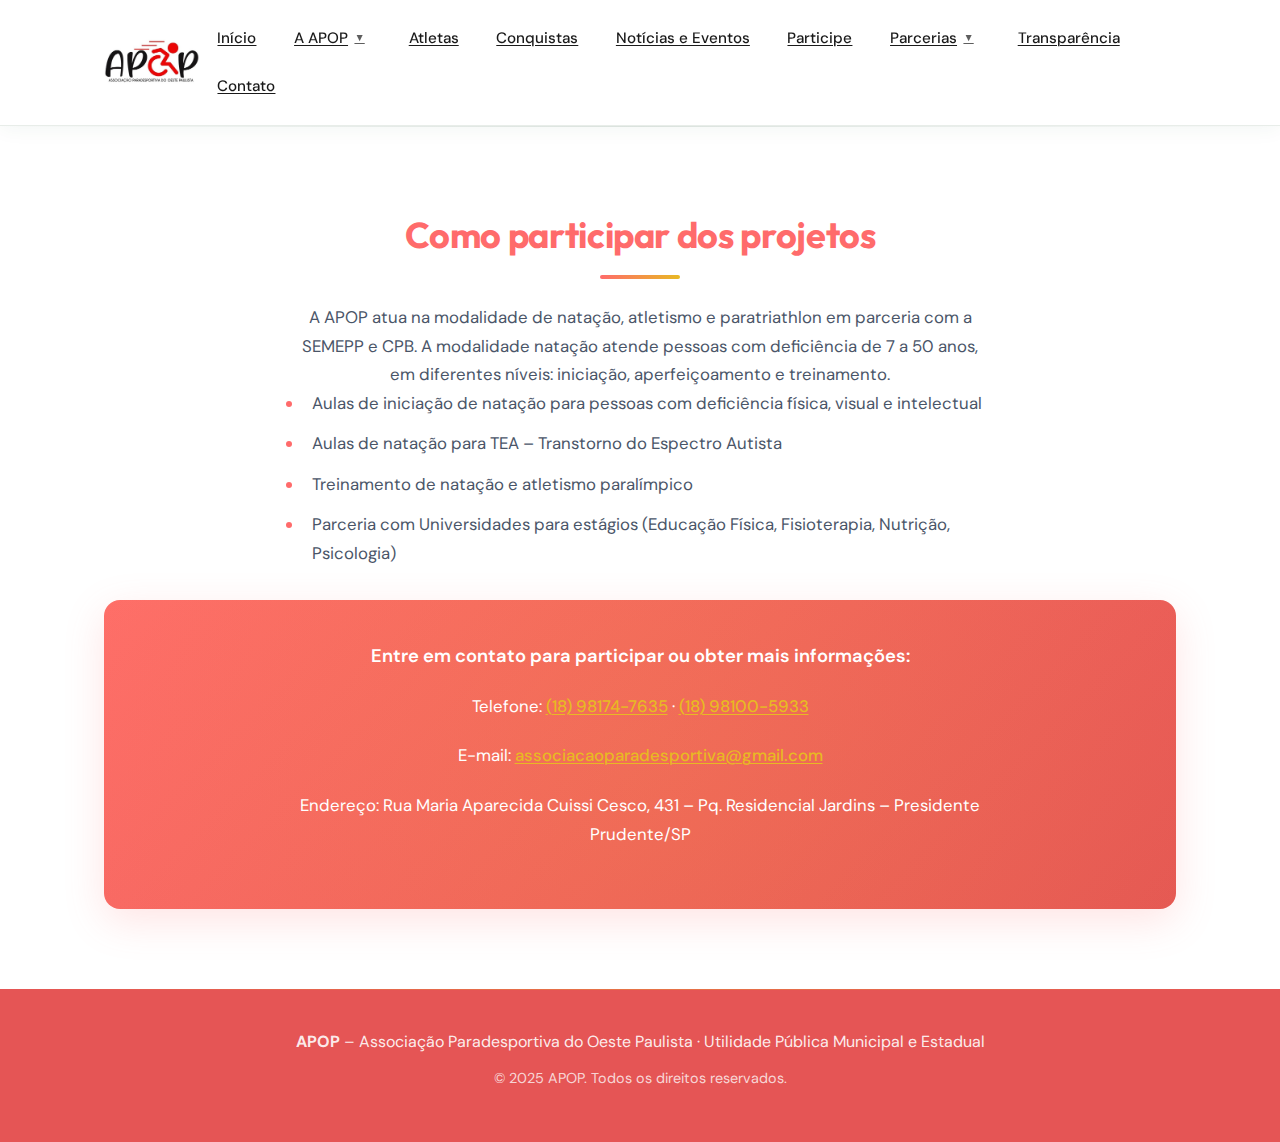
<file: participar.html>
<!DOCTYPE html>
<html lang="pt-BR">
<head>
  <meta charset="UTF-8">
  <meta name="viewport" content="width=device-width, initial-scale=1.0">
  <meta name="description" content="Como participar dos projetos da APOP">
  <title>Participe | APOP</title>
  <link rel="stylesheet" href="styles.css">
  <link rel="preconnect" href="https://fonts.googleapis.com">
  <link rel="preconnect" href="https://fonts.gstatic.com" crossorigin>
  <link href="https://fonts.googleapis.com/css2?family=Outfit:wght@400;500;600;700&family=DM+Sans:wght@400;500;600&display=swap" rel="stylesheet">
</head>
<body>
  <header class="header">
    <div class="header-bar">
      <div class="container header-inner">
        <a href="index.html" class="logo">
          <img src="scr/logo/Imagem1.jpg" alt="APOP" class="logo-img">
        </a>
        <nav class="nav" aria-label="Menu principal">
          <button class="nav-toggle" aria-expanded="false" aria-controls="nav-wrap" aria-label="Abrir menu"><span></span><span></span><span></span></button>
          <div id="nav-wrap" class="nav-wrap">
            <ul class="nav-menu">
              <li><a href="index.html">Início</a></li>
              <li class="has-dropdown"><a href="sobre.html">A APOP</a>
                <ul class="submenu">
                  <li><a href="sobre.html">Sobre</a></li>
                  <li><a href="acoes.html">Ações</a></li>
                </ul>
              </li>
              <li><a href="atletas.html">Atletas</a></li>
              <li><a href="conquistas.html">Conquistas</a></li>
              <li><a href="noticias.html">Notícias e Eventos</a></li>
              <li><a href="participar.html">Participe</a></li>
              <li class="has-dropdown"><a href="parceiros.html">Parcerias</a>
                <ul class="submenu">
                  <li><a href="parceiros.html">Parceiros</a></li>
                  <li><a href="patrocinadores.html">Patrocinadores</a></li>
                  <li><a href="apoio.html">Apoio (Vereadores)</a></li>
                </ul>
              </li>
              <li><a href="transparencia.html">Transparência</a></li>
              <li><a href="contato.html">Contato</a></li>
            </ul>
          </div>
        </nav>
      </div>
    </div>
  </header>

  <main>
    <section class="section">
      <div class="container">
        <h1 class="section-title">Como participar dos projetos</h1>
        <p class="section-intro">A APOP atua na modalidade de natação, atletismo e paratriathlon em parceria com a SEMEPP e CPB. A modalidade natação atende pessoas com deficiência de 7 a 50 anos, em diferentes níveis: iniciação, aperfeiçoamento e treinamento.</p>
        <ul class="acoes-list" style="max-width: 720px; margin: 0 auto 2rem;">
          <li>Aulas de iniciação de natação para pessoas com deficiência física, visual e intelectual</li>
          <li>Aulas de natação para TEA – Transtorno do Espectro Autista</li>
          <li>Treinamento de natação e atletismo paralímpico</li>
          <li>Parceria com Universidades para estágios (Educação Física, Fisioterapia, Nutrição, Psicologia)</li>
        </ul>
        <div class="participar-contato">
          <p><strong>Entre em contato para participar ou obter mais informações:</strong></p>
          <p>Telefone: <a href="tel:+5518981747635">(18) 98174-7635</a> · <a href="tel:+5518981005933">(18) 98100-5933</a></p>
          <p>E-mail: <a href="mailto:associacaoparadesportiva@gmail.com">associacaoparadesportiva@gmail.com</a></p>
          <p>Endereço: Rua Maria Aparecida Cuissi Cesco, 431 – Pq. Residencial Jardins – Presidente Prudente/SP</p>
        </div>
      </div>
    </section>
  </main>

  <footer class="footer">
    <div class="container">
      <p><strong>APOP</strong> – Associação Paradesportiva do Oeste Paulista · Utilidade Pública Municipal e Estadual</p>
      <p class="footer-small">© 2025 APOP. Todos os direitos reservados.</p>
    </div>
  </footer>
  <script src="nav.js"></script>
</body>
</html>
</file>
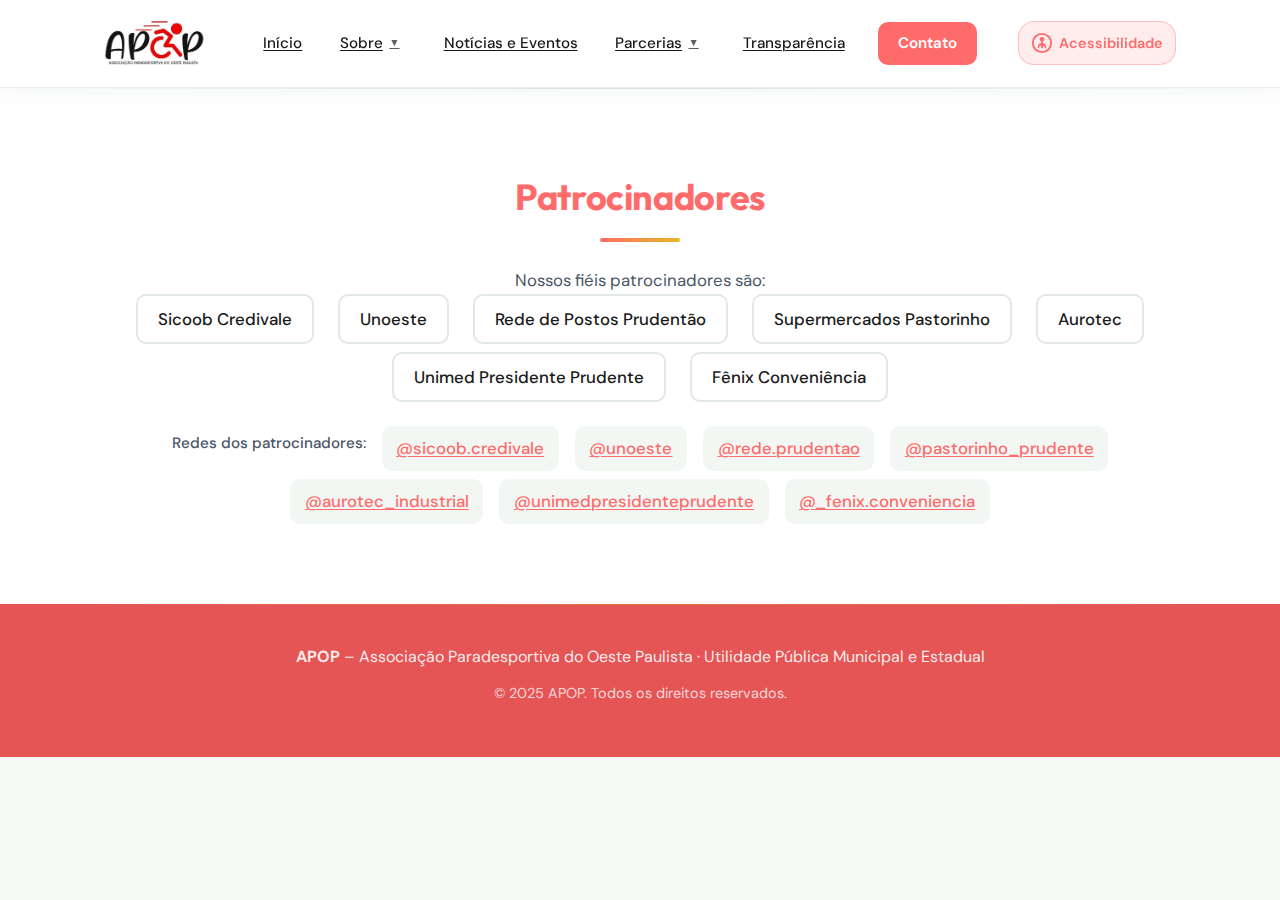
<file: patrocinadores.html>
<!DOCTYPE html>
<html lang="pt-BR">
<head>
  <meta charset="UTF-8">
  <meta name="viewport" content="width=device-width, initial-scale=1.0">
  <meta name="description" content="Patrocinadores da APOP">
  <title>Patrocinadores | APOP</title>
  <link rel="stylesheet" href="styles.css">
  <link rel="preconnect" href="https://fonts.googleapis.com">
  <link rel="preconnect" href="https://fonts.gstatic.com" crossorigin>
  <link href="https://fonts.googleapis.com/css2?family=Outfit:wght@400;500;600;700&family=DM+Sans:wght@400;500;600&display=swap" rel="stylesheet">
</head>
<body>
  <a href="#main-content" class="skip-link">Pular para conteúdo principal</a>
  <header class="header">
    <div class="header-bar">
      <div class="container header-inner">
        <a href="index.html" class="logo">
          <img src="scr/logo/Imagem1.jpg" alt="APOP" class="logo-img">
        </a>
        <nav class="nav" aria-label="Menu principal">
          <button class="nav-toggle" aria-expanded="false" aria-controls="nav-wrap" aria-label="Abrir menu"><span></span><span></span><span></span></button>
          <div id="nav-wrap" class="nav-wrap">
            <ul class="nav-menu">
              <li><a href="index.html">Início</a></li>
              <li class="has-dropdown">
                <a href="sobre.html">Sobre</a>
                <ul class="submenu">
                  <li><a href="sobre.html">Sobre a APOP</a></li>
                  <li><a href="acoes.html">Ações</a></li>
                  <li><a href="atletas.html">Atletas</a></li>
                  <li><a href="conquistas.html">Conquistas</a></li>
                  <li><a href="participar.html">Participe</a></li>
                </ul>
              </li>
              <li><a href="noticias.html">Notícias e Eventos</a></li>
              <li class="has-dropdown">
                <a href="parceiros.html">Parcerias</a>
                <ul class="submenu">
                  <li><a href="parceiros.html">Parceiros</a></li>
                  <li><a href="patrocinadores.html">Patrocinadores</a></li>
                  <li><a href="apoio.html">Apoio (Vereadores)</a></li>
                </ul>
              </li>
              <li><a href="transparencia.html">Transparência</a></li>
            </ul>
            <a href="contato.html" class="btn-contato">Contato</a>
          </div>
        </nav>
        <div class="accessibility-header-wrap">
          <button id="accessibility-toggle" class="accessibility-header-btn" aria-label="Abrir menu de acessibilidade" aria-expanded="false" aria-controls="accessibility-panel" title="Acessibilidade">
            <svg aria-hidden="true" width="22" height="22" viewBox="0 0 24 24" fill="none" xmlns="http://www.w3.org/2000/svg"><circle cx="12" cy="12" r="10" stroke="currentColor" stroke-width="2"/><circle cx="12" cy="8" r="2.5" fill="currentColor"/><path d="M12 11v6M9 14h6" stroke="currentColor" stroke-width="2" stroke-linecap="round"/><path d="M8 17l2-4h4l2 4" stroke="currentColor" stroke-width="1.5" stroke-linecap="round" stroke-linejoin="round"/></svg>
            <span class="accessibility-header-label">Acessibilidade</span>
          </button>
          <div id="accessibility-panel" class="accessibility-panel" role="dialog" aria-label="Ferramentas de acessibilidade" aria-hidden="true">
            <div class="accessibility-panel-content">
              <div class="accessibility-group"><span class="accessibility-group-label">Tamanho da fonte</span><div class="accessibility-buttons">
                <button id="font-increase" class="accessibility-btn" aria-label="Aumentar tamanho da fonte" title="Aumentar fonte (A+)"><svg aria-hidden="true" width="20" height="20" viewBox="0 0 20 20" fill="none" xmlns="http://www.w3.org/2000/svg"><path d="M10 3V17M3 10H17" stroke="currentColor" stroke-width="2" stroke-linecap="round"/><path d="M6 6H14M6 14H14" stroke="currentColor" stroke-width="1.5" stroke-linecap="round"/></svg></button>
                <button id="font-decrease" class="accessibility-btn" aria-label="Diminuir tamanho da fonte" title="Diminuir fonte (A-)"><svg aria-hidden="true" width="20" height="20" viewBox="0 0 20 20" fill="none" xmlns="http://www.w3.org/2000/svg"><path d="M3 10H17" stroke="currentColor" stroke-width="2" stroke-linecap="round"/><path d="M6 6H14M6 14H14" stroke="currentColor" stroke-width="1.5" stroke-linecap="round"/></svg></button>
                <button id="font-reset" class="accessibility-btn" aria-label="Tamanho de fonte padrão" title="Fonte normal"><svg aria-hidden="true" width="20" height="20" viewBox="0 0 20 20" fill="none" xmlns="http://www.w3.org/2000/svg"><path d="M6 6H14M6 10H14M6 14H14" stroke="currentColor" stroke-width="1.5" stroke-linecap="round"/></svg></button>
              </div></div>
              <div class="accessibility-group"><span class="accessibility-group-label">Visual</span><div class="accessibility-buttons">
                <button id="contrast-toggle" class="accessibility-btn" aria-label="Alto contraste" title="Alto contraste"><svg aria-hidden="true" width="20" height="20" viewBox="0 0 20 20" fill="none" xmlns="http://www.w3.org/2000/svg"><circle cx="10" cy="10" r="8" stroke="currentColor" stroke-width="1.5"/><path d="M10 2V18M2 10H18" stroke="currentColor" stroke-width="1.5" stroke-linecap="round"/></svg></button>
                <button id="grayscale-toggle" class="accessibility-btn" aria-label="Preto e branco" title="Preto e branco"><svg aria-hidden="true" width="20" height="20" viewBox="0 0 20 20" fill="none" xmlns="http://www.w3.org/2000/svg"><circle cx="7" cy="10" r="3" fill="currentColor"/><circle cx="13" cy="10" r="3" stroke="currentColor" stroke-width="1.5" fill="none"/></svg></button>
                <button id="invert-toggle" class="accessibility-btn" aria-label="Inverter cores" title="Inverter cores"><svg aria-hidden="true" width="20" height="20" viewBox="0 0 20 20" fill="none" xmlns="http://www.w3.org/2000/svg"><rect x="3" y="3" width="7" height="7" fill="currentColor"/><rect x="10" y="10" width="7" height="7" fill="none" stroke="currentColor" stroke-width="1.5"/><path d="M10 3V10M3 10H10" stroke="currentColor" stroke-width="1.5" stroke-linecap="round"/></svg></button>
              </div></div>
            </div>
          </div>
        </div>
      </div>
    </div>
  </header>

  <main id="main-content">
    <section class="section">
      <div class="container">
        <h1 class="section-title">Patrocinadores</h1>
        <p class="section-intro">Nossos fiéis patrocinadores são:</p>
        <ul class="patrocinadores-list">
          <li>Sicoob Credivale</li>
          <li>Unoeste</li>
          <li>Rede de Postos Prudentão</li>
          <li>Supermercados Pastorinho</li>
          <li>Aurotec</li>
          <li>Unimed Presidente Prudente</li>
          <li>Fênix Conveniência</li>
        </ul>
        <div class="redes-patrocinadores">
          <span class="label-redes">Redes dos patrocinadores:</span>
          <a href="https://instagram.com/sicoob.credivale" target="_blank" rel="noopener noreferrer" aria-label="Instagram Sicoob Credivale">@sicoob.credivale</a>
          <a href="https://instagram.com/unoeste" target="_blank" rel="noopener noreferrer" aria-label="Instagram Unoeste">@unoeste</a>
          <a href="https://instagram.com/rede.prudentao" target="_blank" rel="noopener noreferrer" aria-label="Instagram Prudentão">@rede.prudentao</a>
          <a href="https://instagram.com/pastorinho_prudente" target="_blank" rel="noopener noreferrer" aria-label="Instagram Pastorinho">@pastorinho_prudente</a>
          <a href="https://instagram.com/aurotec_industrial" target="_blank" rel="noopener noreferrer" aria-label="Instagram Aurotec">@aurotec_industrial</a>
          <a href="https://instagram.com/unimedpresidenteprudente" target="_blank" rel="noopener noreferrer" aria-label="Instagram Unimed">@unimedpresidenteprudente</a>
          <a href="https://instagram.com/_fenix.conveniencia" target="_blank" rel="noopener noreferrer" aria-label="Instagram Fênix">@_fenix.conveniencia</a>
        </div>
      </div>
    </section>
  </main>

  <footer class="footer">
    <div class="container">
      <p><strong>APOP</strong> – Associação Paradesportiva do Oeste Paulista · Utilidade Pública Municipal e Estadual</p>
      <p class="footer-small">© 2025 APOP. Todos os direitos reservados.</p>
    </div>
  </footer>
  <script src="nav.js"></script>
  <script src="accessibility.js"></script>
</body>
</html>
</file>
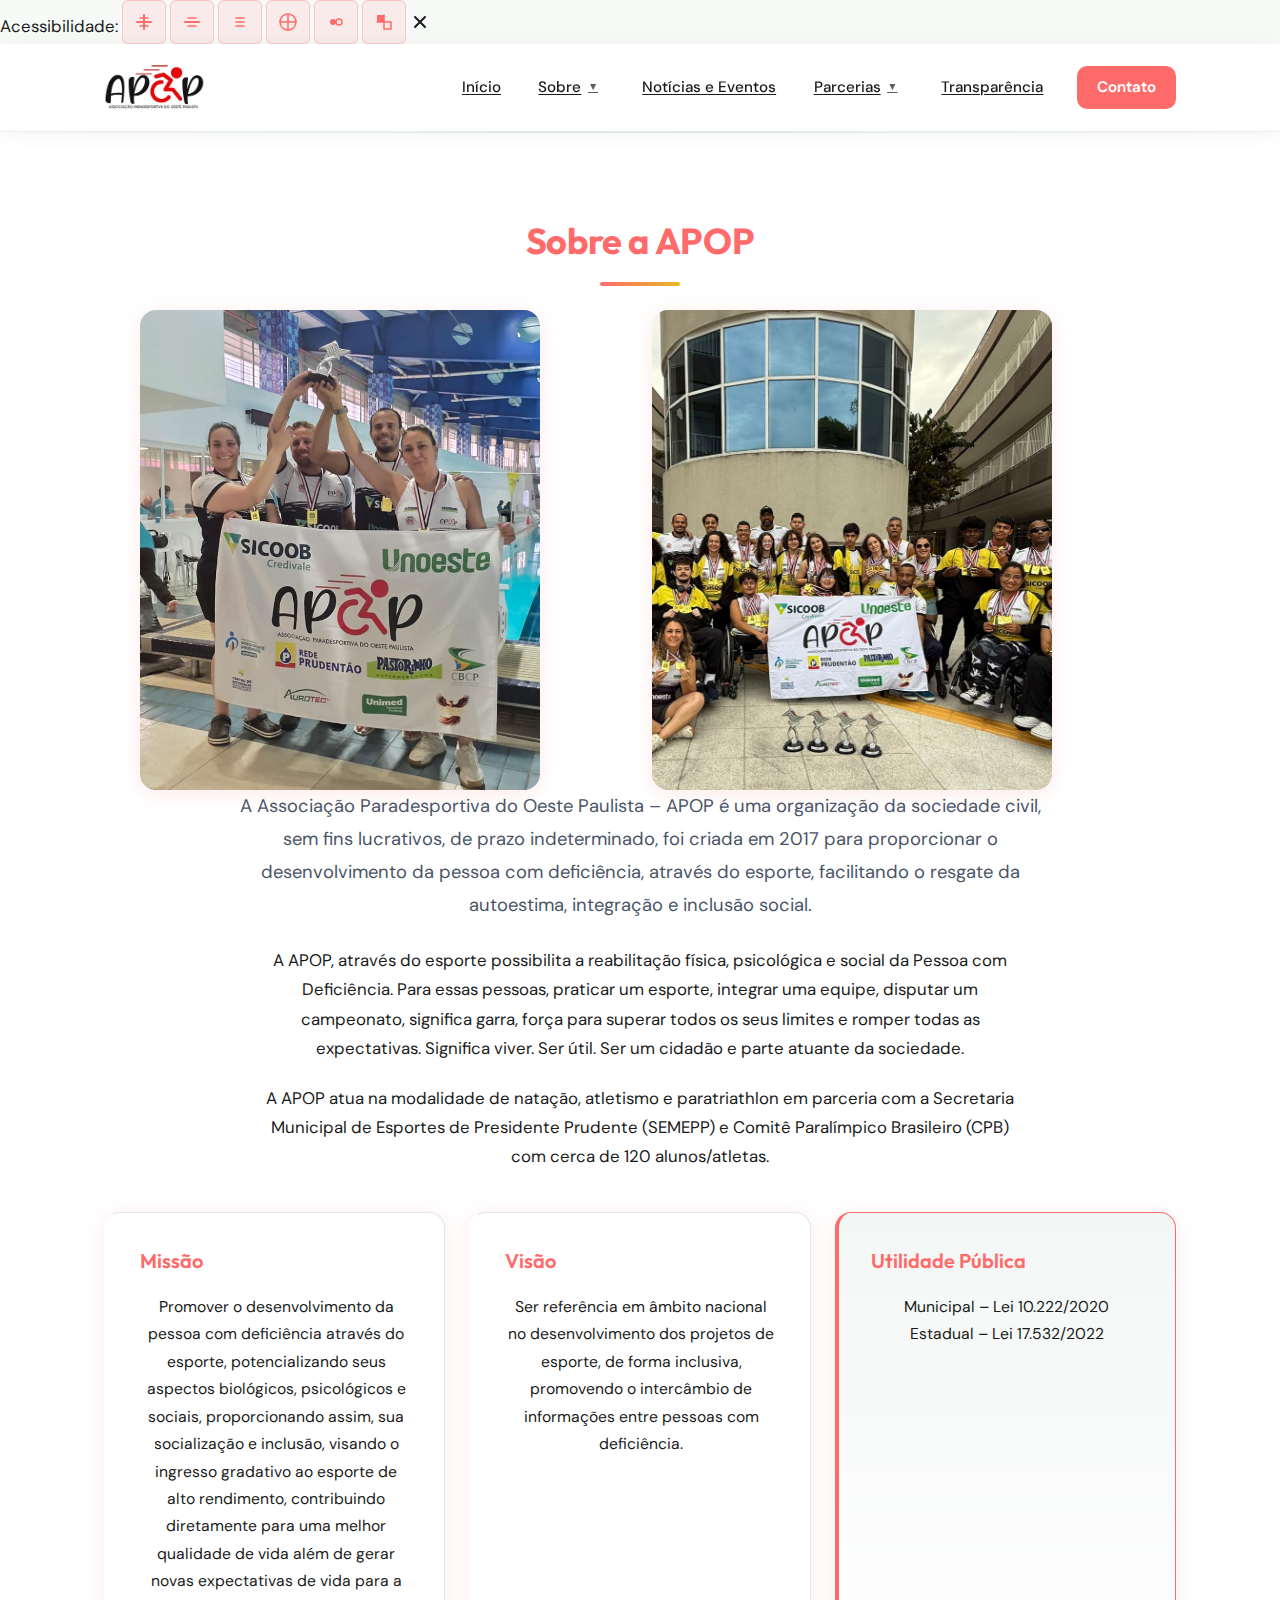
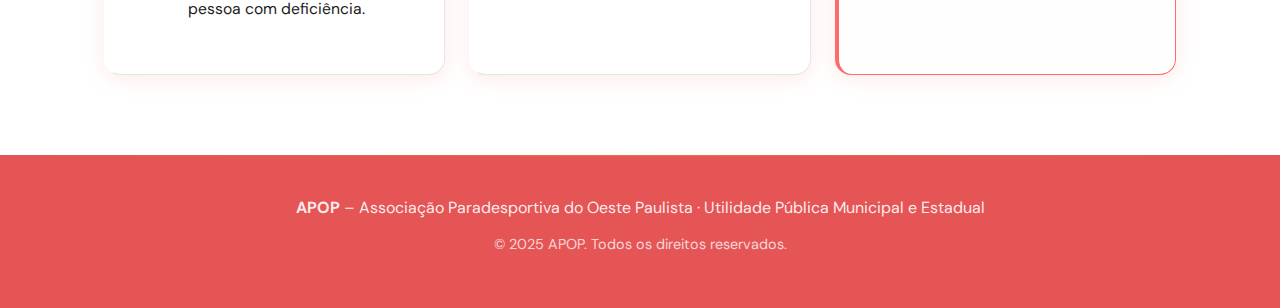
<file: sobre.html>
<!DOCTYPE html>
<html lang="pt-BR">
<head>
  <meta charset="UTF-8">
  <meta name="viewport" content="width=device-width, initial-scale=1.0">
  <meta name="description" content="Sobre a APOP - Associação Paradesportiva do Oeste Paulista">
  <title>Sobre a APOP | APOP</title>
  <link rel="stylesheet" href="styles.css">
  <link rel="preconnect" href="https://fonts.googleapis.com">
  <link rel="preconnect" href="https://fonts.gstatic.com" crossorigin>
  <link href="https://fonts.googleapis.com/css2?family=Outfit:wght@400;500;600;700&family=DM+Sans:wght@400;500;600&display=swap" rel="stylesheet">
</head>
<body>
  <a href="#main-content" class="skip-link">Pular para conteúdo principal</a>
  <div id="accessibility-bar" class="accessibility-bar" role="toolbar" aria-label="Ferramentas de acessibilidade">
    <div class="accessibility-bar-inner">
      <span class="accessibility-label">Acessibilidade:</span>
      <button id="font-increase" class="accessibility-btn" aria-label="Aumentar tamanho da fonte" title="Aumentar fonte (A+)">
        <svg aria-hidden="true" width="20" height="20" viewBox="0 0 20 20" fill="none" xmlns="http://www.w3.org/2000/svg">
          <path d="M10 3V17M3 10H17" stroke="currentColor" stroke-width="2" stroke-linecap="round"/>
          <path d="M6 6H14M6 14H14" stroke="currentColor" stroke-width="1.5" stroke-linecap="round"/>
        </svg>
      </button>
      <button id="font-decrease" class="accessibility-btn" aria-label="Diminuir tamanho da fonte" title="Diminuir fonte (A-)">
        <svg aria-hidden="true" width="20" height="20" viewBox="0 0 20 20" fill="none" xmlns="http://www.w3.org/2000/svg">
          <path d="M3 10H17" stroke="currentColor" stroke-width="2" stroke-linecap="round"/>
          <path d="M6 6H14M6 14H14" stroke="currentColor" stroke-width="1.5" stroke-linecap="round"/>
        </svg>
      </button>
      <button id="font-reset" class="accessibility-btn" aria-label="Tamanho de fonte padrão" title="Fonte normal">
        <svg aria-hidden="true" width="20" height="20" viewBox="0 0 20 20" fill="none" xmlns="http://www.w3.org/2000/svg">
          <path d="M6 6H14M6 10H14M6 14H14" stroke="currentColor" stroke-width="1.5" stroke-linecap="round"/>
        </svg>
      </button>
      <button id="contrast-toggle" class="accessibility-btn" aria-label="Alternar alto contraste" title="Alto contraste">
        <svg aria-hidden="true" width="20" height="20" viewBox="0 0 20 20" fill="none" xmlns="http://www.w3.org/2000/svg">
          <circle cx="10" cy="10" r="8" stroke="currentColor" stroke-width="1.5"/>
          <path d="M10 2V18M2 10H18" stroke="currentColor" stroke-width="1.5" stroke-linecap="round"/>
        </svg>
      </button>
      <button id="grayscale-toggle" class="accessibility-btn" aria-label="Alternar escala de cinza" title="Preto e branco">
        <svg aria-hidden="true" width="20" height="20" viewBox="0 0 20 20" fill="none" xmlns="http://www.w3.org/2000/svg">
          <circle cx="7" cy="10" r="3" fill="currentColor"/>
          <circle cx="13" cy="10" r="3" stroke="currentColor" stroke-width="1.5" fill="none"/>
        </svg>
      </button>
      <button id="invert-toggle" class="accessibility-btn" aria-label="Inverter cores" title="Inverter cores">
        <svg aria-hidden="true" width="20" height="20" viewBox="0 0 20 20" fill="none" xmlns="http://www.w3.org/2000/svg">
          <rect x="3" y="3" width="7" height="7" fill="currentColor"/>
          <rect x="10" y="10" width="7" height="7" fill="none" stroke="currentColor" stroke-width="1.5"/><path d="M10 3V10M3 10H10" stroke="currentColor" stroke-width="1.5" stroke-linecap="round"/>
        </svg>
      </button>
        <svg aria-hidden="true" width="20" height="20" viewBox="0 0 20 20" fill="none" xmlns="http://www.w3.org/2000/svg">
          <path d="M5 5L15 15M15 5L5 15" stroke="currentColor" stroke-width="2" stroke-linecap="round"/>
        </svg>
      </button>
    </div>
  </div>
  <header class="header">
    <div class="header-bar">
      <div class="container header-inner">
        <a href="index.html" class="logo">
          <img src="scr/logo/Imagem1.jpg" alt="APOP" class="logo-img">
        </a>
        <nav class="nav" aria-label="Menu principal">
          <button class="nav-toggle" aria-expanded="false" aria-controls="nav-wrap" aria-label="Abrir menu"><span></span><span></span><span></span></button>
          <div id="nav-wrap" class="nav-wrap">
            <ul class="nav-menu">
              <li><a href="index.html">Início</a></li>
              <li class="has-dropdown">
                <a href="sobre.html">Sobre</a>
                <ul class="submenu">
                  <li><a href="sobre.html">Sobre a APOP</a></li>
                  <li><a href="acoes.html">Ações</a></li>
                  <li><a href="atletas.html">Atletas</a></li>
                  <li><a href="conquistas.html">Conquistas</a></li>
                  <li><a href="participar.html">Participe</a></li>
                </ul>
              </li>
              <li><a href="noticias.html">Notícias e Eventos</a></li>
              <li class="has-dropdown">
                <a href="parceiros.html">Parcerias</a>
                <ul class="submenu">
                  <li><a href="parceiros.html">Parceiros</a></li>
                  <li><a href="patrocinadores.html">Patrocinadores</a></li>
                  <li><a href="apoio.html">Apoio (Vereadores)</a></li>
                </ul>
              </li>
              <li><a href="transparencia.html">Transparência</a></li>
            </ul>
            <a href="contato.html" class="btn-contato">Contato</a>
          </div>
        </nav>
      </div>
    </div>
  </header>

  <main id="main-content">
    <section class="section">
      <div class="container">
        <h1 class="section-title">Sobre a APOP</h1>
        <div class="sobre-imagens">
          <img src="scr/img/IMG-20250930-WA0065.jpg" alt="Atletas da APOP em treinamento" class="sobre-img">
          <img src="scr/img/IMG-20251001-WA0086.jpg" alt="Atletas da APOP em atividades esportivas" class="sobre-img">
        </div>
        <p class="lead">A Associação Paradesportiva do Oeste Paulista – APOP é uma organização da sociedade civil, sem fins lucrativos, de prazo indeterminado, foi criada em 2017 para proporcionar o desenvolvimento da pessoa com deficiência, através do esporte, facilitando o resgate da autoestima, integração e inclusão social.</p>
        <p>A APOP, através do esporte possibilita a reabilitação física, psicológica e social da Pessoa com Deficiência. Para essas pessoas, praticar um esporte, integrar uma equipe, disputar um campeonato, significa garra, força para superar todos os seus limites e romper todas as expectativas. Significa viver. Ser útil. Ser um cidadão e parte atuante da sociedade.</p>
        <p>A APOP atua na modalidade de natação, atletismo e paratriathlon em parceria com a Secretaria Municipal de Esportes de Presidente Prudente (SEMEPP) e Comitê Paralímpico Brasileiro (CPB) com cerca de 120 alunos/atletas.</p>
        <div class="cards">
          <article class="card">
            <h3>Missão</h3>
            <p>Promover o desenvolvimento da pessoa com deficiência através do esporte, potencializando seus aspectos biológicos, psicológicos e sociais, proporcionando assim, sua socialização e inclusão, visando o ingresso gradativo ao esporte de alto rendimento, contribuindo diretamente para uma melhor qualidade de vida além de gerar novas expectativas de vida para a pessoa com deficiência.</p>
          </article>
          <article class="card">
            <h3>Visão</h3>
            <p>Ser referência em âmbito nacional no desenvolvimento dos projetos de esporte, de forma inclusiva, promovendo o intercâmbio de informações entre pessoas com deficiência.</p>
          </article>
          <article class="card card--highlight">
            <h3>Utilidade Pública</h3>
            <p>Municipal – Lei 10.222/2020<br>Estadual – Lei 17.532/2022</p>
          </article>
        </div>
      </div>
    </section>
  </main>

  <footer class="footer">
    <div class="container">
      <p><strong>APOP</strong> – Associação Paradesportiva do Oeste Paulista · Utilidade Pública Municipal e Estadual</p>
      <p class="footer-small">© 2025 APOP. Todos os direitos reservados.</p>
    </div>
  </footer>
  <script src="nav.js"></script>
  <script src="accessibility.js"></script>
</body>
</html>
</file>
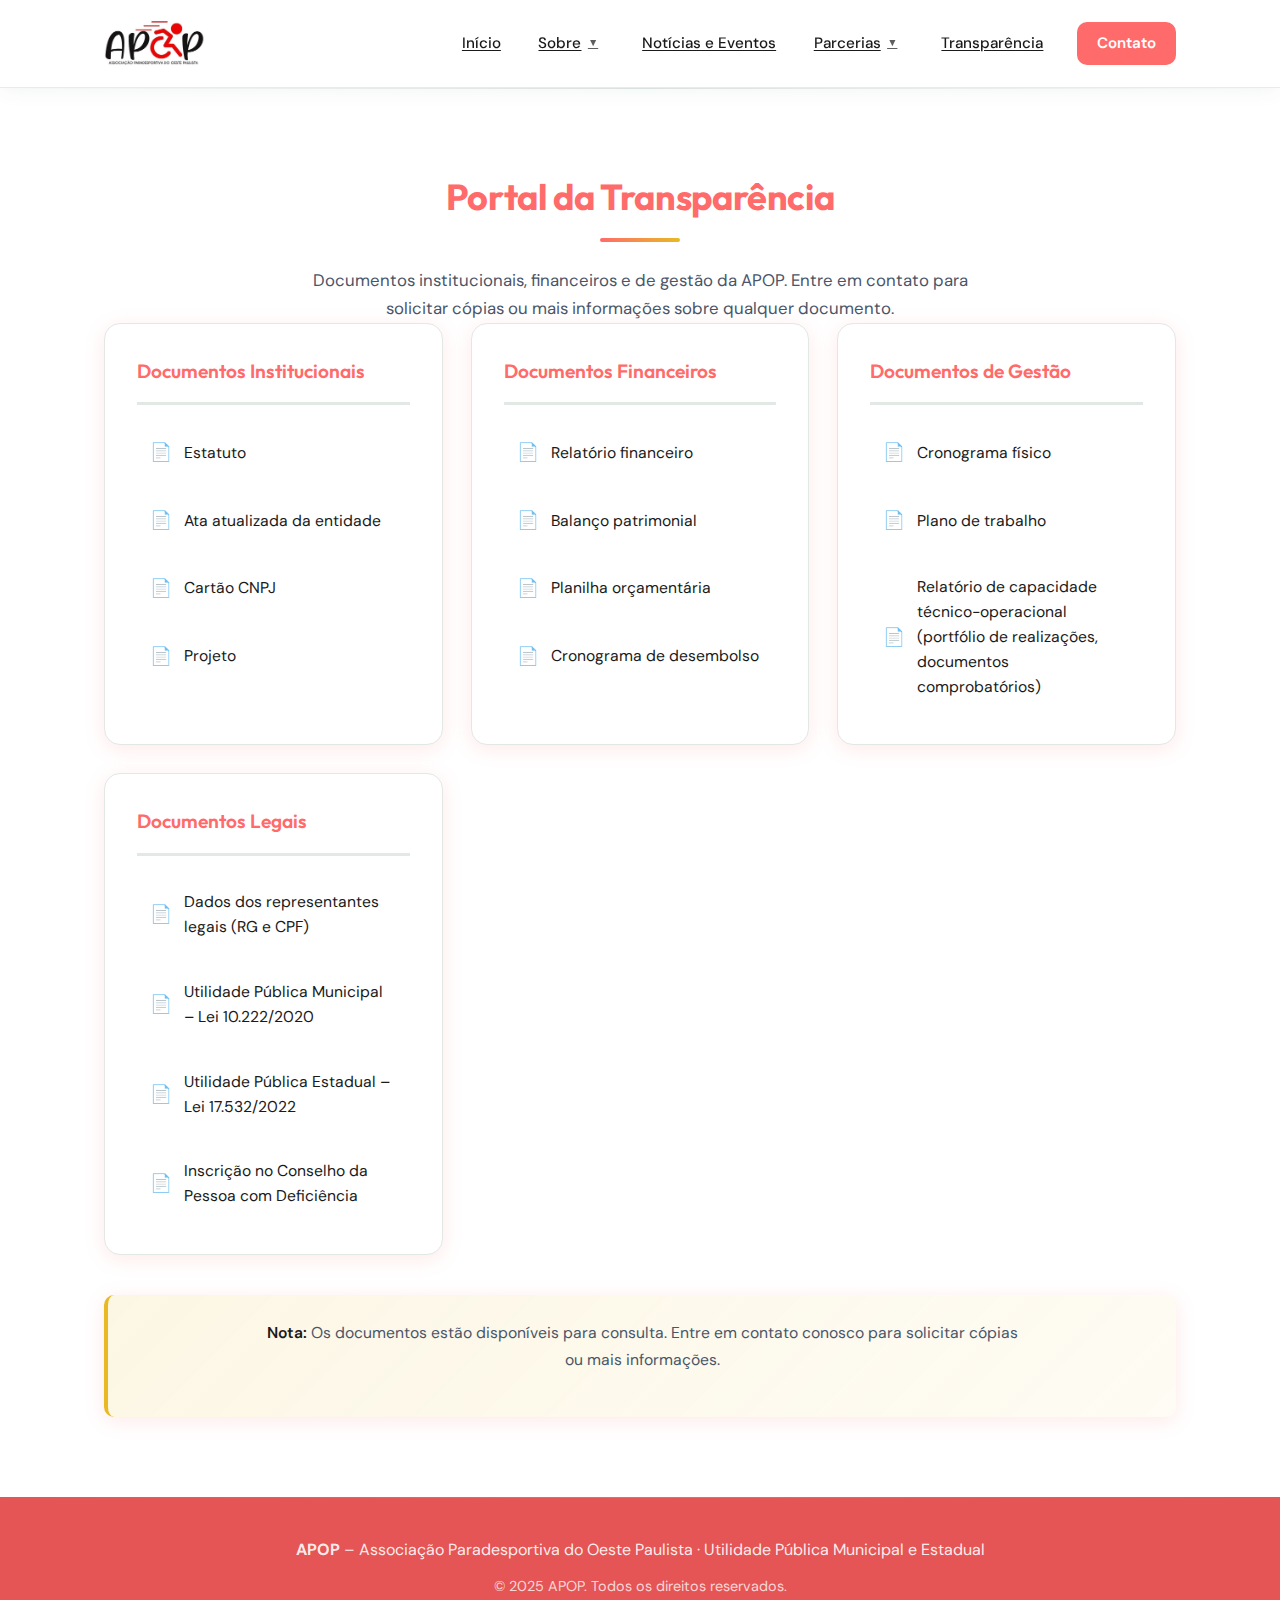
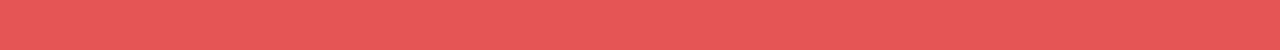
<file: transparencia.html>
<!DOCTYPE html>
<html lang="pt-BR">
<head>
  <meta charset="UTF-8">
  <meta name="viewport" content="width=device-width, initial-scale=1.0">
  <meta name="description" content="Portal da Transparência da APOP">
  <title>Transparência | APOP</title>
  <link rel="stylesheet" href="styles.css">
  <link rel="preconnect" href="https://fonts.googleapis.com">
  <link rel="preconnect" href="https://fonts.gstatic.com" crossorigin>
  <link href="https://fonts.googleapis.com/css2?family=Outfit:wght@400;500;600;700&family=DM+Sans:wght@400;500;600&display=swap" rel="stylesheet">
</head>
<body>
  <header class="header">
    <div class="header-bar">
      <div class="container header-inner">
        <a href="index.html" class="logo">
          <img src="scr/logo/Imagem1.jpg" alt="APOP" class="logo-img">
        </a>
        <nav class="nav" aria-label="Menu principal">
          <button class="nav-toggle" aria-expanded="false" aria-controls="nav-wrap" aria-label="Abrir menu"><span></span><span></span><span></span></button>
          <div id="nav-wrap" class="nav-wrap">
            <ul class="nav-menu">
              <li><a href="index.html">Início</a></li>
              <li class="has-dropdown">
                <a href="sobre.html">Sobre</a>
                <ul class="submenu">
                  <li><a href="sobre.html">Sobre a APOP</a></li>
                  <li><a href="acoes.html">Ações</a></li>
                  <li><a href="atletas.html">Atletas</a></li>
                  <li><a href="conquistas.html">Conquistas</a></li>
                  <li><a href="participar.html">Participe</a></li>
                </ul>
              </li>
              <li><a href="noticias.html">Notícias e Eventos</a></li>
              <li class="has-dropdown">
                <a href="parceiros.html">Parcerias</a>
                <ul class="submenu">
                  <li><a href="parceiros.html">Parceiros</a></li>
                  <li><a href="patrocinadores.html">Patrocinadores</a></li>
                  <li><a href="apoio.html">Apoio (Vereadores)</a></li>
                </ul>
              </li>
              <li><a href="transparencia.html">Transparência</a></li>
            </ul>
            <a href="contato.html" class="btn-contato">Contato</a>
          </div>
        </nav>
      </div>
    </div>
  </header>

  <main>
    <section class="section">
      <div class="container">
        <h1 class="section-title">Portal da Transparência</h1>
        <p class="section-intro">Documentos institucionais, financeiros e de gestão da APOP. Entre em contato para solicitar cópias ou mais informações sobre qualquer documento.</p>
        <div class="transparencia-grid">
          <div class="transparencia-categoria">
            <h3>Documentos Institucionais</h3>
            <ul class="documentos-list">
              <li><span class="doc-link">Estatuto</span></li>
              <li><span class="doc-link">Ata atualizada da entidade</span></li>
              <li><span class="doc-link">Cartão CNPJ</span></li>
              <li><span class="doc-link">Projeto</span></li>
            </ul>
          </div>
          <div class="transparencia-categoria">
            <h3>Documentos Financeiros</h3>
            <ul class="documentos-list">
              <li><span class="doc-link">Relatório financeiro</span></li>
              <li><span class="doc-link">Balanço patrimonial</span></li>
              <li><span class="doc-link">Planilha orçamentária</span></li>
              <li><span class="doc-link">Cronograma de desembolso</span></li>
            </ul>
          </div>
          <div class="transparencia-categoria">
            <h3>Documentos de Gestão</h3>
            <ul class="documentos-list">
              <li><span class="doc-link">Cronograma físico</span></li>
              <li><span class="doc-link">Plano de trabalho</span></li>
              <li><span class="doc-link">Relatório de capacidade técnico-operacional (portfólio de realizações, documentos comprobatórios)</span></li>
            </ul>
          </div>
          <div class="transparencia-categoria">
            <h3>Documentos Legais</h3>
            <ul class="documentos-list">
              <li><span class="doc-link">Dados dos representantes legais (RG e CPF)</span></li>
              <li><span class="doc-link">Utilidade Pública Municipal – Lei 10.222/2020</span></li>
              <li><span class="doc-link">Utilidade Pública Estadual – Lei 17.532/2022</span></li>
              <li><span class="doc-link">Inscrição no Conselho da Pessoa com Deficiência</span></li>
            </ul>
          </div>
        </div>
        <div class="transparencia-nota">
          <p><strong>Nota:</strong> Os documentos estão disponíveis para consulta. Entre em contato conosco para solicitar cópias ou mais informações.</p>
        </div>
      </div>
    </section>
  </main>

  <footer class="footer">
    <div class="container">
      <p><strong>APOP</strong> – Associação Paradesportiva do Oeste Paulista · Utilidade Pública Municipal e Estadual</p>
      <p class="footer-small">© 2025 APOP. Todos os direitos reservados.</p>
    </div>
  </footer>
  <script src="nav.js"></script>
</body>
</html>
</file>
<file: styles.css>
/* ===== APOP - Site Institucional ===== */
:root {
  --color-primary: #ff6b6b;
  --color-primary-dark: #e55555;
  --color-primary-light: #ff9999;
  --color-accent: #e8b923;
  --color-accent-dark: #c99a1a;
  --color-bg: #f8faf8;
  --color-bg-alt: #ffffff;
  --color-text: #1a1a1a;
  --color-text-muted: #4a5568;
  --color-border: #e2e8e4;
  --font-heading: 'Outfit', sans-serif;
  --font-body: 'DM Sans', sans-serif;
  --container: min(1120px, 92vw);
  --radius: 16px;
  --radius-sm: 10px;
  --radius-pill: 999px;
  --shadow: 0 4px 20px rgba(255, 107, 107, 0.15);
  --shadow-hover: 0 8px 32px rgba(255, 107, 107, 0.22);
  --shadow-lg: 0 12px 40px rgba(255, 107, 107, 0.18);
  --transition: all 0.3s cubic-bezier(0.4, 0, 0.2, 1);
  --transition-fast: all 0.2s ease;
  --font-size-multiplier: 1;
}

/* Alto contraste */
.high-contrast {
  --color-primary: #ff6b6b;
  --color-primary-dark: #e05555;
  --color-bg: #ffffff;
  --color-bg-alt: #ffffff;
  --color-text: #000000;
  --color-text-muted: #333333;
  --color-border: #000000;
  filter: contrast(1.2);
}

.high-contrast * {
  border-color: var(--color-border) !important;
}

.high-contrast a {
  color: #0000ff;
  text-decoration: underline;
}

.high-contrast a:hover,
.high-contrast a:focus {
  background: #ffff00;
  color: #000000;
}

.high-contrast button {
  border: 2px solid #000000;
}

/* Escala de cinza (preto e branco) */
.grayscale {
  filter: grayscale(100%);
  -webkit-filter: grayscale(100%);
}

.grayscale img,
.grayscale video,
.grayscale iframe {
  filter: grayscale(100%);
  -webkit-filter: grayscale(100%);
}

/* Inverter cores */
.invert-colors {
  filter: invert(1) hue-rotate(180deg);
  -webkit-filter: invert(1) hue-rotate(180deg);
}

.invert-colors img,
.invert-colors video,
.invert-colors iframe {
  filter: invert(1) hue-rotate(180deg);
  -webkit-filter: invert(1) hue-rotate(180deg);
}

/* Combinar filtros */
.grayscale.invert-colors {
  filter: grayscale(100%) invert(1) hue-rotate(180deg);
  -webkit-filter: grayscale(100%) invert(1) hue-rotate(180deg);
}

.high-contrast.grayscale {
  filter: contrast(1.2) grayscale(100%);
  -webkit-filter: contrast(1.2) grayscale(100%);
}

.high-contrast.invert-colors {
  filter: contrast(1.2) invert(1) hue-rotate(180deg);
  -webkit-filter: contrast(1.2) invert(1) hue-rotate(180deg);
}

.high-contrast.grayscale.invert-colors {
  filter: contrast(1.2) grayscale(100%) invert(1) hue-rotate(180deg);
  -webkit-filter: contrast(1.2) grayscale(100%) invert(1) hue-rotate(180deg);
}

*,
*::before,
*::after {
  box-sizing: border-box;
}

/* Garantir responsividade de imagens */
img {
  max-width: 100%;
  height: auto;
  display: block;
}

img[src],
img[srcset] {
  max-width: 100%;
  height: auto;
}

html {
  scroll-behavior: smooth;
  overflow-x: hidden;
  width: 100%;
}

* {
  max-width: 100%;
}

table, iframe, embed, object {
  max-width: 100%;
}

body {
  margin: 0;
  /* padding-top: calc(var(--accessibility-bar-height, 48px) + var(--header-height, 75px)); */
  font-family: var(--font-body);
  font-size: calc(1.05rem * var(--font-size-multiplier));
  line-height: 1.6;
  color: var(--color-text);
  background: var(--color-bg);
  -webkit-font-smoothing: antialiased;
  -moz-osx-font-smoothing: grayscale;
  overflow-x: hidden;
  width: 100%;
}

/* Skip link */
.skip-link {
  position: absolute;
  top: -100px;
  left: 0;
  z-index: 10000;
  padding: 1rem 1.5rem;
  background: var(--color-primary);
  color: #fff;
  text-decoration: none;
  font-weight: 600;
  border-radius: 0 0 8px 0;
  transition: top 0.3s ease;
}

.skip-link:focus {
  top: 0;
  outline: 3px solid var(--color-accent);
  outline-offset: 2px;
}

/* Botão de acessibilidade na header */
.accessibility-header-wrap {
  position: relative;
  flex-shrink: 0;
}

.accessibility-header-btn {
  display: inline-flex;
  align-items: center;
  gap: 0.4rem;
  padding: 0.45rem 0.75rem;
  background: rgba(255, 107, 107, 0.12);
  border: 1px solid rgba(255, 107, 107, 0.35);
  color: var(--color-primary);
  border-radius: var(--radius);
  cursor: pointer;
  font-size: 0.9rem;
  font-weight: 600;
  font-family: inherit;
  transition: all 0.2s ease;
}

.accessibility-header-btn:hover {
  background: rgba(255, 107, 107, 0.2);
  border-color: var(--color-primary);
}

.accessibility-header-btn:focus {
  outline: 2px solid var(--color-accent);
  outline-offset: 2px;
}

.accessibility-header-btn svg {
  width: 22px;
  height: 22px;
  flex-shrink: 0;
}

.accessibility-header-label {
  white-space: nowrap;
}

@media (max-width: 768px) {
  .accessibility-header-label {
    display: none;
  }
  .accessibility-header-btn {
    padding: 0.5rem;
  }
}

/* Painel dropdown de acessibilidade */
.accessibility-panel {
  position: absolute;
  top: calc(100% + 0.5rem);
  right: 0;
  min-width: 280px;
  background: #fff;
  border-radius: var(--radius);
  box-shadow: 0 8px 24px rgba(0, 0, 0, 0.12);
  border: 1px solid rgba(0, 0, 0, 0.08);
  z-index: 10002;
  opacity: 0;
  visibility: hidden;
  transform: translateY(-6px);
  transition: opacity 0.2s ease, visibility 0.2s ease, transform 0.2s ease;
}

.accessibility-panel[aria-hidden="false"] {
  opacity: 1;
  visibility: visible;
  transform: translateY(0);
}

.accessibility-panel-content {
  padding: 1rem;
}

.accessibility-group {
  margin-bottom: 1rem;
}

.accessibility-group:last-child {
  margin-bottom: 0;
}

.accessibility-group-label {
  display: block;
  font-size: 0.75rem;
  font-weight: 600;
  color: #555;
  margin-bottom: 0.5rem;
  text-transform: uppercase;
  letter-spacing: 0.04em;
}

.accessibility-buttons {
  display: flex;
  gap: 0.4rem;
  flex-wrap: wrap;
}

.accessibility-btn {
  background: rgba(255, 107, 107, 0.1);
  border: 1px solid rgba(255, 107, 107, 0.3);
  color: #ff6b6b;
  padding: 0.3rem 0.65rem;
  border-radius: 6px;
  cursor: pointer;
  font-size: 0.85rem;
  font-weight: 600;
  transition: all 0.2s ease;
  min-width: 34px;
  height: 34px;
  display: inline-flex;
  align-items: center;
  justify-content: center;
}

.accessibility-btn svg {
  width: 20px;
  height: 20px;
  flex-shrink: 0;
  display: block;
  transition: transform 0.2s ease;
}

.accessibility-btn:hover svg {
  transform: scale(1.1);
}

.accessibility-btn:active svg {
  transform: scale(0.95);
}

.accessibility-btn[aria-pressed="true"] svg {
  opacity: 1;
  filter: brightness(1.2);
}

.accessibility-btn:hover:not(:disabled) {
  background: rgba(255, 107, 107, 0.2);
  border-color: rgba(255, 107, 107, 0.5);
  color: #e55555;
  transform: translateY(-1px);
}

.accessibility-btn:focus {
  outline: 2px solid var(--color-accent);
  outline-offset: 2px;
}

.accessibility-btn:active:not(:disabled) {
  transform: translateY(0);
}

.accessibility-btn:disabled {
  opacity: 0.5;
  cursor: not-allowed;
}

.accessibility-btn[aria-pressed="true"] {
  background: #ffd93d;
  color: #1a1a1a;
  border-color: #ffd93d;
}

@media (max-width: 768px) {
  .accessibility-panel {
    right: 0;
    left: auto;
    min-width: 260px;
  }
}

.container {
  width: var(--container);
  margin: 0 auto;
  padding: 0 1.5rem;
}

/* ----- Header ----- */
.header {
  position: sticky;
  top: 0;
  left: 0;
  right: 0;
  z-index: 9999;
  background: rgba(255, 255, 255, 0.98);
  backdrop-filter: blur(10px);
  -webkit-backdrop-filter: blur(10px);
  border-bottom: 1px solid rgba(226, 232, 228, 0.8);
  box-shadow: 0 2px 20px rgba(13, 92, 46, 0.06);
  transition: top 0.3s ease, var(--transition-fast);
  --header-height: 75px;
  width: 100%;
}

.header-bar {
  position: relative;
}

.header-inner {
  display: flex;
  align-items: center;
  justify-content: space-between;
  padding: 1rem 1.5rem;
  min-height: 75px;
  position: relative;
}

.logo {
  font-family: var(--font-heading);
  font-weight: 700;
  font-size: 1.5rem;
  color: var(--color-primary);
  text-decoration: none;
  letter-spacing: 0.02em;
  display: flex;
  align-items: center;
  transition: var(--transition-fast);
  z-index: 10;
}

.logo:hover {
  transform: scale(1.05);
}

.logo-img {
  max-height: 55px;
  width: auto;
  object-fit: contain;
  transition: var(--transition-fast);
}

.nav {
  position: relative;
}

.nav-wrap {
  display: flex;
  align-items: center;
  gap: 1rem;
  position: relative;
  z-index: 10001;
}

.btn-contato {
  padding: 0.6rem 1.25rem;
  background: var(--color-primary);
  color: #fff;
  text-decoration: none;
  font-weight: 600;
  font-size: 0.95rem;
  border-radius: var(--radius-sm);
  transition: var(--transition-fast);
  white-space: nowrap;
}

.btn-contato:hover {
  background: var(--color-primary-dark);
  transform: translateY(-2px);
  box-shadow: 0 4px 12px rgba(13, 92, 46, 0.3);
}

.nav-menu {
  display: flex;
  flex-wrap: wrap;
  gap: 0.15rem;
  list-style: none;
  margin: 0;
  padding: 0;
  align-items: center;
}

.nav-menu li {
  position: relative;
}

.nav-menu a {
  color: var(--color-text);
  text-decoration: none;
  font-weight: 500;
  font-size: 0.95rem;
  padding: 0.65rem 1.1rem;
  border-radius: var(--radius-sm);
  transition: var(--transition-fast);
  display: flex;
  align-items: center;
  position: relative;
  white-space: nowrap;
}

.nav-menu > li:not(.has-dropdown) > a::after {
  content: '';
  position: absolute;
  bottom: 0.4rem;
  left: 50%;
  transform: translateX(-50%) scaleX(0);
  width: calc(100% - 2rem);
  height: 2px;
  background: linear-gradient(90deg, var(--color-primary), var(--color-accent));
  border-radius: 2px;
  transition: transform 0.3s cubic-bezier(0.4, 0, 0.2, 1);
}

.nav-menu a:hover {
  color: var(--color-primary);
  background: rgba(13, 92, 46, 0.06);
}

.nav-menu .has-dropdown > a:hover {
  background: rgba(13, 92, 46, 0.08);
}

.nav-menu > li:not(.has-dropdown) > a:hover::after {
  transform: translateX(-50%) scaleX(1);
}

/* Submenus (dropdown) */
.nav-menu .submenu {
  position: absolute;
  top: calc(100% + 0.5rem);
  left: 0;
  min-width: 240px;
  padding: 0.75rem 0;
  margin: 0;
  background: var(--color-bg-alt);
  border-radius: var(--radius);
  box-shadow: 0 8px 32px rgba(13, 92, 46, 0.15);
  border: 1px solid var(--color-border);
  list-style: none;
  opacity: 0;
  visibility: hidden;
  transform: translateY(-10px);
  transition: opacity 0.25s cubic-bezier(0.4, 0, 0.2, 1), transform 0.25s cubic-bezier(0.4, 0, 0.2, 1), visibility 0.25s;
  z-index: 10002;
  pointer-events: none;
}

.nav-menu li.has-dropdown:hover .submenu {
  opacity: 1;
  visibility: visible;
  transform: translateY(0);
  pointer-events: auto;
}

.nav-menu .submenu li {
  border-bottom: none;
}

.nav-menu .submenu a {
  padding: 0.75rem 1.5rem;
  font-size: 0.9rem;
  white-space: nowrap;
  color: var(--color-text);
  border-radius: 0;
  position: relative;
}

.nav-menu .submenu a::before {
  content: '';
  position: absolute;
  left: 0;
  top: 0;
  bottom: 0;
  width: 3px;
  background: var(--color-primary);
  transform: scaleY(0);
  transition: transform 0.2s ease;
}

.nav-menu .submenu a:hover {
  background: rgba(13, 92, 46, 0.08);
  color: var(--color-primary);
  padding-left: 1.75rem;
}

.nav-menu .submenu a:hover::before {
  transform: scaleY(1);
}

.nav-menu .submenu a::after {
  display: none;
}

.nav-menu .has-dropdown > a::after {
  content: '▼';
  display: inline-block;
  margin-left: 0.4rem;
  font-size: 0.65rem;
  vertical-align: middle;
  transition: transform 0.2s ease;
  opacity: 0.7;
}

.nav-menu .has-dropdown > a {
  padding-right: 1.5rem;
}

.nav-menu .has-dropdown:hover > a::after {
  transform: rotate(180deg);
  opacity: 1;
}

.nav-toggle {
  display: none;
  flex-direction: column;
  gap: 5px;
  padding: 10px;
  background: none;
  border: none;
  cursor: pointer;
  border-radius: var(--radius-sm);
  transition: var(--transition-fast);
  z-index: 1001;
}

.nav-toggle:hover {
  background: rgba(13, 92, 46, 0.05);
}

.nav-toggle span {
  width: 26px;
  height: 3px;
  background: var(--color-primary);
  border-radius: 2px;
  transition: var(--transition-fast);
}

.nav-toggle[aria-expanded="true"] span:nth-child(1) {
  transform: rotate(45deg) translate(7px, 7px);
}

.nav-toggle[aria-expanded="true"] span:nth-child(2) {
  opacity: 0;
}

.nav-toggle[aria-expanded="true"] span:nth-child(3) {
  transform: rotate(-45deg) translate(7px, -7px);
}

@media (max-width: 1024px) {
  .nav-toggle {
    display: flex;
  }

  .nav-wrap {
    position: fixed;
    top: calc(var(--header-height, 75px) + 1rem);
    right: 1rem;
    left: auto;
    width: min(320px, calc(100vw - 2rem));
    max-height: 0;
    overflow: hidden;
    overflow-y: auto;
    transition: max-height 0.4s cubic-bezier(0.4, 0, 0.2, 1);
    background: var(--color-bg-alt);
    border-radius: var(--radius);
    box-shadow: var(--shadow-lg);
    border: 1px solid var(--color-border);
    flex-direction: column;
    align-items: stretch;
    gap: 0;
    z-index: 9998;
  }

  .nav-wrap {
    top: calc(var(--header-height, 75px) + 1rem);
  }

  .btn-contato {
    margin: 1rem;
    text-align: center;
  }

  .nav-wrap.is-open {
    max-height: min(600px, calc(100vh - var(--header-height, 75px) - 3rem));
  }

  .nav-menu {
    flex-direction: column;
    padding: 1rem;
    gap: 0;
    align-items: stretch;
  }

  .nav-menu li {
    border-bottom: 1px solid rgba(226, 232, 228, 0.5);
  }

  .nav-menu li:last-child {
    border-bottom: none;
  }

  .nav-menu a {
    padding: 0.85rem 1rem;
    border-radius: var(--radius-sm);
  }

  .nav-menu a::after {
    display: none;
  }

  .nav-menu .has-dropdown > a::after {
    content: '▶';
    font-size: 0.7rem;
    margin-left: auto;
    margin-right: 0.5rem;
  }

  .nav-menu .has-dropdown.is-open > a::after {
    transform: rotate(90deg);
  }

  .nav-menu .submenu {
    position: static;
    opacity: 1;
    visibility: visible;
    transform: none;
    max-height: 0;
    overflow: hidden;
    padding: 0;
    margin: 0;
    box-shadow: none;
    border: none;
    background: rgba(13, 92, 46, 0.04);
    border-radius: var(--radius-sm);
    margin-top: 0.25rem;
    margin-left: 0.75rem;
  }

  .nav-menu li.has-dropdown.is-open .submenu {
    max-height: 300px;
    padding: 0.35rem 0;
  }

  .nav-menu .submenu a {
    padding: 0.6rem 1rem;
  }
}

/* ----- Home page sections ----- */
.home-intro {
  padding: 4rem 0;
}

.home-intro-grid {
  display: grid;
  grid-template-columns: 1.2fr 1fr;
  gap: 3rem;
  align-items: center;
}

.home-intro-text {
  text-align: left;
}

.home-section-title {
  font-family: var(--font-heading);
  font-size: clamp(1.75rem, 3vw, 2.25rem);
  font-weight: 700;
  color: var(--color-primary);
  margin: 0 0 1.5rem;
  text-align: left;
}

.home-intro-p {
  font-size: 1.05rem;
  color: var(--color-text-muted);
  line-height: 1.8;
  margin: 0 0 1.25rem;
  text-align: left;
}

.home-intro-p:last-child {
  margin-bottom: 0;
}

.home-intro-img-wrapper {
  position: relative;
  border-radius: var(--radius);
  overflow: hidden;
  box-shadow: var(--shadow-lg);
  aspect-ratio: 4/3;
}

.intro-img {
  width: 100%;
  height: 100%;
  display: block;
  object-fit: cover;
}

.home-numbers {
  padding: 3rem 0;
}

.home-numbers-split {
  display: grid;
  grid-template-columns: 1fr 1fr;
  gap: 2rem;
  align-items: stretch;
}

.numeros-home {
  margin: 0;
  height: 100%;
  display: flex;
  flex-direction: column;
  justify-content: center;
}

.home-numbers-img {
  border-radius: var(--radius);
  overflow: hidden;
  box-shadow: var(--shadow-lg);
  min-height: 280px;
}

.numbers-img {
  width: 100%;
  height: 100%;
  min-height: 280px;
  display: block;
  object-fit: cover;
}

.home-services {
  padding: 4rem 0;
}

.home-services .home-section-title {
  text-align: center;
  margin-bottom: 3rem;
}

/* ----- Home page cards ----- */
.home-cards {
  display: grid;
  grid-template-columns: repeat(auto-fill, minmax(280px, 1fr));
  gap: 1.5rem;
  margin-top: 0;
}

.home-card {
  display: flex;
  flex-direction: column;
  gap: 0.5rem;
  padding: 2rem;
  background: var(--color-bg-alt);
  border: 2px solid var(--color-border);
  border-radius: var(--radius);
  text-decoration: none;
  color: var(--color-text);
  transition: var(--transition);
  box-shadow: var(--shadow);
  position: relative;
  overflow: hidden;
}

.home-card::before {
  content: '';
  position: absolute;
  top: 0;
  left: 0;
  width: 4px;
  height: 0;
  background: linear-gradient(180deg, var(--color-primary), var(--color-accent));
  transition: height 0.4s ease;
}

.home-card:hover {
  border-color: var(--color-primary);
  box-shadow: var(--shadow-hover);
  transform: translateY(-5px);
}

.home-card:hover::before {
  height: 100%;
}

.home-card-featured {
  background: linear-gradient(135deg, rgba(13, 92, 46, 0.03) 0%, rgba(255, 255, 255, 0.98) 100%);
  border-color: var(--color-primary);
}

.home-card-icon {
  font-size: 2rem;
  margin-bottom: 0.5rem;
  display: block;
}

.home-card-title {
  font-family: var(--font-heading);
  font-weight: 600;
  font-size: 1.15rem;
  color: var(--color-primary);
  position: relative;
  z-index: 1;
}

.home-card-desc {
  font-size: 0.95rem;
  color: var(--color-text-muted);
  line-height: 1.6;
  position: relative;
  z-index: 1;
}

.home-gallery {
  padding: 4rem 0;
  background: var(--color-bg);
}

/* ----- Hero ----- */
.hero {
  position: relative;
  padding: 5rem 0 6rem;
  min-height: 50vh;
  display: flex;
  align-items: center;
  overflow: hidden;
}

.hero-bg {
  position: absolute;
  inset: 0;
  background: linear-gradient(135deg, var(--color-primary) 0%, var(--color-primary-dark) 50%, var(--color-primary-dark) 100%);
  opacity: 0.85;
}

.hero-img {
  position: absolute;
  inset: 0;
  width: 100%;
  height: 100% !important;
  object-fit: cover;
  object-position: top;
  z-index: 0;
  max-width: 100%;
}

.hero-bg::before {
  content: '';
  position: absolute;
  inset: 0;
  background: radial-gradient(circle at 30% 50%, rgba(232, 185, 35, 0.15) 0%, transparent 50%);
}

.hero-bg::after {
  content: '';
  position: absolute;
  inset: 0;
  background: url("data:image/svg+xml,%3Csvg width='80' height='80' viewBox='0 0 80 80' xmlns='http://www.w3.org/2000/svg'%3E%3Cpath d='M40 0L40 80M0 40L80 40' stroke='%23ffffff' stroke-opacity='0.05' stroke-width='1.5' fill='none'/%3E%3C/svg%3E");
  opacity: 0.6;
}

.hero-content {
  position: relative;
  z-index: 2;
  text-align: center;
  color: #fff;
  animation: fadeInUp 0.8s ease-out;
}

@keyframes fadeInUp {
  from {
    opacity: 0;
    transform: translateY(30px);
  }
  to {
    opacity: 1;
    transform: translateY(0);
  }
}

.hero h1 {
  font-family: var(--font-heading);
  font-size: calc(clamp(2rem, 5vw, 3rem) * var(--font-size-multiplier));
  font-weight: 700;
  margin: 0 0 1.25rem;
  line-height: 1.2;
  max-width: 800px;
  margin-left: auto;
  margin-right: auto;
  text-shadow: 0 2px 10px rgba(0, 0, 0, 0.2);
  letter-spacing: -0.02em;
}

.hero-tagline {
  font-size: clamp(1rem, 2vw, 1.25rem);
  opacity: 0.95;
  margin: 0 0 2.5rem;
  max-width: 600px;
  margin-left: auto;
  margin-right: auto;
  line-height: 1.7;
  font-weight: 400;
}

.btn {
  display: inline-block;
  padding: 1rem 2.25rem;
  font-family: var(--font-body);
  font-weight: 600;
  font-size: 1rem;
  text-decoration: none;
  border-radius: var(--radius-sm);
  transition: var(--transition);
  position: relative;
  overflow: hidden;
  box-shadow: 0 4px 15px rgba(232, 185, 35, 0.3);
}

.btn::before {
  content: '';
  position: absolute;
  top: 50%;
  left: 50%;
  width: 0;
  height: 0;
  border-radius: 50%;
  background: rgba(255, 255, 255, 0.2);
  transform: translate(-50%, -50%);
  transition: width 0.6s, height 0.6s;
}

.btn:hover::before {
  width: 300px;
  height: 300px;
}

.btn-primary {
  background: var(--color-accent);
  color: var(--color-primary-dark);
  position: relative;
  z-index: 1;
}

.btn-primary:hover {
  transform: translateY(-3px);
  box-shadow: 0 8px 25px rgba(232, 185, 35, 0.5);
}

/* ----- Sections ----- */
.section {
  padding: 5rem 0;
  background: var(--color-bg-alt);
  position: relative;
}

.section--alt {
  background: var(--color-bg);
}

.section::before {
  content: '';
  position: absolute;
  top: 0;
  left: 0;
  right: 0;
  height: 1px;
  background: linear-gradient(90deg, transparent, var(--color-border), transparent);
}

/* ----- Sobre - Imagens ----- */
.sobre-imagens {
  display: grid;
  grid-template-columns: repeat(auto-fit, minmax(438px, 1fr));
  gap: 1.5rem;
  margin: 1rem auto 0;
  max-width: 1000px;
}

.sobre-img {
  width: 400px;
  height: 480px !important;
  object-fit: cover;
  border-radius: var(--radius);
  box-shadow: var(--shadow);
  transition: var(--transition);
  display: block;
}

.sobre-img:hover {
  transform: translateY(-5px);
  box-shadow: var(--shadow-hover);
}

.section-title {
  font-family: var(--font-heading);
  font-size: calc(clamp(1.75rem, 4vw, 2.25rem) * var(--font-size-multiplier));
  font-weight: 700;
  color: var(--color-primary);
  margin: 0 0 1.5rem;
  text-align: center;
  position: relative;
  padding-bottom: 1rem;
  letter-spacing: -0.01em;
}

.section-title::after {
  content: '';
  position: absolute;
  bottom: 0;
  left: 50%;
  transform: translateX(-50%);
  width: 80px;
  height: 4px;
  background: linear-gradient(90deg, var(--color-primary), var(--color-accent));
  border-radius: 2px;
}

.section-intro {
  text-align: center;
  color: var(--color-text-muted);
  margin: 0 0 2rem;
  max-width: 680px;
  margin-left: auto;
  margin-right: auto;
  font-size: 1.05rem;
  line-height: 1.7;
}

.lead {
  font-size: 1.15rem;
  color: var(--color-text-muted);
  max-width: 840px;
  margin: 0 auto 1.5rem;
  text-align: center;
  line-height: 1.8;
  font-weight: 400;
}

.section p:not(.lead):not(.section-intro):not(.conquistas-note):not(.atletas-total) {
  max-width: 760px;
  margin: 0 auto 1.25rem;
  text-align: center;
  line-height: 1.75;
}

.section p:last-of-type {
  margin-bottom: 0;
}

/* ----- Cards (Sobre) ----- */
.cards {
  display: grid;
  grid-template-columns: repeat(auto-fit, minmax(280px, 1fr));
  gap: 1.5rem;
  margin-top: 2.5rem;
}

.card {
  background: var(--color-bg-alt);
  border: 1px solid var(--color-border);
  border-radius: var(--radius);
  padding: 2rem;
  box-shadow: var(--shadow);
  transition: var(--transition);
  position: relative;
  overflow: hidden;
  border-left: 4px solid transparent;
}

.card::before {
  content: '';
  position: absolute;
  top: 0;
  left: 0;
  width: 4px;
  height: 0;
  background: linear-gradient(180deg, var(--color-primary), var(--color-accent));
  transition: height 0.4s ease;
}

.card:hover {
  box-shadow: var(--shadow-hover);
  transform: translateY(-4px);
  border-left-color: var(--color-primary);
}

.card:hover::before {
  height: 100%;
}

.card h3 {
  font-family: var(--font-heading);
  font-size: 1.25rem;
  color: var(--color-primary);
  margin: 0 0 1rem;
  font-weight: 600;
}

.card p {
  margin: 0;
  font-size: 0.98rem;
  text-align: left;
  color: var(--color-text);
  line-height: 1.7;
}

.card--highlight {
  border-color: var(--color-primary);
  background: linear-gradient(180deg, rgba(13, 92, 46, 0.05) 0%, rgba(255, 255, 255, 0.95) 100%);
  border-left-width: 4px;
}

.card--highlight::before {
  display: none;
}

/* ----- Ações ----- */
.acoes-imagem {
  max-width: 900px;
  margin: 0 auto 2.5rem;
  border-radius: var(--radius);
  overflow: hidden;
  box-shadow: var(--shadow-lg);
  transition: var(--transition);
}

.acoes-imagem:hover {
  transform: translateY(-3px);
  box-shadow: 0 16px 48px rgba(13, 92, 46, 0.18);
}

.acoes-img {
  width: 100%;
  height: auto;
  display: block;
  object-fit: cover;
}

.acoes-list {
  max-width: 700px;
  margin: 0 auto 2.5rem;
  padding-left: 1.5rem;
  text-align: left;
}

.acoes-list li {
  margin-bottom: 0.75rem;
  color: var(--color-text-muted);
  padding-left: 0.5rem;
  position: relative;
  line-height: 1.7;
}

.acoes-list li::marker {
  color: var(--color-primary);
}

.numeros {
  background: linear-gradient(135deg, var(--color-primary) 0%, var(--color-primary-dark) 100%);
  color: #fff;
  border-radius: var(--radius);
  padding: 2.5rem 2rem;
  text-align: center;
  box-shadow: var(--shadow-lg);
  position: relative;
  overflow: hidden;
}

.numeros::before {
  content: '';
  position: absolute;
  top: -50%;
  right: -50%;
  width: 200%;
  height: 200%;
  background: radial-gradient(circle, rgba(232, 185, 35, 0.1) 0%, transparent 70%);
  animation: rotate 20s linear infinite;
}

@keyframes rotate {
  from { transform: rotate(0deg); }
  to { transform: rotate(360deg); }
}

.numeros h3 {
  font-family: var(--font-heading);
  font-size: 1.2rem;
  margin: 0 0 1.5rem;
  opacity: 0.95;
  position: relative;
  z-index: 1;
}

.numeros-grid {
  display: grid;
  grid-template-columns: repeat(auto-fit, minmax(140px, 1fr));
  gap: 1.5rem;
  position: relative;
  z-index: 1;
}

.numero-item {
  display: flex;
  flex-direction: column;
  gap: 0.5rem;
  padding: 1rem;
  background: rgba(255, 255, 255, 0.1);
  border-radius: var(--radius-sm);
  backdrop-filter: blur(10px);
  transition: var(--transition-fast);
}

.numero-item:hover {
  background: rgba(255, 255, 255, 0.15);
  transform: scale(1.05);
}

.numero-valor {
  font-family: var(--font-heading);
  font-size: 2.5rem;
  font-weight: 700;
  line-height: 1;
}

.numero-item span:last-child {
  font-size: 0.95rem;
  opacity: 0.95;
  font-weight: 500;
}

/* ----- Conquistas ----- */
.conquistas-grid {
  display: grid;
  grid-template-columns: repeat(auto-fit, minmax(300px, 1fr));
  gap: 1.5rem;
  margin-bottom: 2rem;
}

.conquista-card {
  background: var(--color-bg-alt);
  border: 1px solid var(--color-border);
  border-radius: var(--radius);
  padding: 2rem;
  box-shadow: var(--shadow);
  transition: var(--transition);
  position: relative;
  overflow: hidden;
}

.conquista-card::before {
  content: '';
  position: absolute;
  top: 0;
  left: 0;
  right: 0;
  height: 4px;
  background: linear-gradient(90deg, var(--color-primary), var(--color-accent));
  transform: scaleX(0);
  transition: transform 0.4s ease;
}

.conquista-card:hover {
  box-shadow: var(--shadow-hover);
  transform: translateY(-5px);
}

.conquista-card:hover::before {
  transform: scaleX(1);
}

.conquista-modalidade {
  display: inline-block;
  font-size: 0.75rem;
  font-weight: 700;
  color: var(--color-primary);
  text-transform: uppercase;
  letter-spacing: 0.1em;
  margin-bottom: 0.75rem;
  padding: 0.35rem 0.75rem;
  background: rgba(13, 92, 46, 0.08);
  border-radius: 20px;
}

.conquista-card h3 {
  font-family: var(--font-heading);
  font-size: 1.3rem;
  margin: 0 0 0.75rem;
  color: var(--color-text);
  font-weight: 600;
}

.conquista-card p {
  margin: 0;
  font-size: 0.98rem;
  text-align: left;
  color: var(--color-text-muted);
  line-height: 1.7;
}

.conquistas-note {
  text-align: center;
  font-style: italic;
  color: var(--color-text-muted);
  margin: 2rem 0 0;
  font-size: 1.05rem;
  padding: 1.5rem;
  background: linear-gradient(135deg, rgba(13, 92, 46, 0.03) 0%, rgba(232, 185, 35, 0.03) 100%);
  border-radius: var(--radius-sm);
}

/* ----- Parceiros e Patrocinadores ----- */
.parceiros-list,
.patrocinadores-list {
  list-style: none;
  padding: 0;
  margin: 0 0 1.5rem;
  display: flex;
  flex-wrap: wrap;
  justify-content: center;
  gap: 0.5rem 1.5rem;
}

.parceiros-list li,
.patrocinadores-list li {
  padding: 0.6rem 1.25rem;
  background: var(--color-bg-alt);
  border-radius: var(--radius-sm);
  border: 2px solid var(--color-border);
  font-weight: 500;
  color: var(--color-text);
  transition: var(--transition-fast);
}

.parceiros-list li:hover,
.patrocinadores-list li:hover {
  border-color: var(--color-primary);
  color: var(--color-primary);
  transform: translateY(-2px);
  box-shadow: var(--shadow);
}

.label-redes {
  display: block;
  font-size: 0.95rem;
  color: var(--color-text-muted);
  margin-bottom: 0.75rem;
  text-align: center;
  font-weight: 500;
}

.redes-parceiros,
.redes-patrocinadores {
  display: flex;
  flex-wrap: wrap;
  justify-content: center;
  gap: 0.5rem 1rem;
  align-items: center;
}

.redes-parceiros a,
.redes-patrocinadores a {
  color: var(--color-primary);
  text-decoration: none;
  font-weight: 500;
  padding: 0.5rem 0.85rem;
  border-radius: var(--radius-sm);
  transition: var(--transition-fast);
  background: rgba(13, 92, 46, 0.05);
  border: 1px solid transparent;
}

.redes-parceiros a:hover,
.redes-patrocinadores a:hover {
  background: rgba(13, 92, 46, 0.12);
  border-color: var(--color-primary);
  transform: translateY(-2px);
}

/* ----- Vereadores ----- */
.vereadores {
  display: flex;
  flex-wrap: wrap;
  justify-content: center;
  gap: 0.5rem 1rem;
}

.vereadores {
  display: flex;
  flex-wrap: wrap;
  justify-content: center;
  gap: 0.75rem 1rem;
}

.vereadores a {
  color: var(--color-primary);
  text-decoration: none;
  font-weight: 500;
  padding: 0.65rem 1.1rem;
  background: var(--color-bg-alt);
  border: 2px solid var(--color-border);
  border-radius: var(--radius-sm);
  transition: var(--transition-fast);
}

.vereadores a:hover {
  background: rgba(13, 92, 46, 0.08);
  border-color: var(--color-primary);
  transform: translateY(-2px);
  box-shadow: var(--shadow);
}

/* ----- Contato ----- */
.section-contato .section-title {
  margin-bottom: 2rem;
}

.contato-grid {
  display: grid;
  grid-template-columns: repeat(auto-fit, minmax(260px, 1fr));
  gap: 2rem;
  max-width: 1000px;
  margin: 0 auto;
  text-align: center;
}

.contato-item {
  padding: 1.5rem;
  background: var(--color-bg-alt);
  border-radius: var(--radius);
  border: 1px solid var(--color-border);
  transition: var(--transition-fast);
}

.contato-item:hover {
  box-shadow: var(--shadow);
  transform: translateY(-3px);
}

.contato-item strong {
  display: block;
  font-family: var(--font-heading);
  color: var(--color-primary);
  margin-bottom: 0.75rem;
  font-size: 1rem;
  font-weight: 600;
}

.contato-item p {
  margin: 0;
  color: var(--color-text-muted);
  font-size: 0.98rem;
  line-height: 1.6;
}

.contato-item a {
  color: var(--color-primary);
  text-decoration: none;
  transition: var(--transition-fast);
}

.contato-item a:hover {
  color: var(--color-primary-dark);
  text-decoration: underline;
}

/* ----- Footer ----- */
.footer {
  background: linear-gradient(135deg, var(--color-primary-dark) 0%, var(--color-primary-dark) 100%);
  color: rgba(255, 255, 255, 0.9);
  padding: 2.5rem 1rem;
  text-align: center;
  position: relative;
  overflow: hidden;
}

.footer::before {
  content: '';
  position: absolute;
  top: 0;
  left: 0;
  right: 0;
  height: 1px;
  background: linear-gradient(90deg, transparent, rgba(232, 185, 35, 0.3), transparent);
}

.footer p {
  margin: 0 0 0.75rem;
  font-size: 1rem;
  position: relative;
  z-index: 1;
}

.footer-small {
  font-size: 0.9rem !important;
  opacity: 0.85;
}

.footer a {
  color: var(--color-accent);
  text-decoration: none;
  transition: var(--transition-fast);
}

.footer a:hover {
  color: #fff;
  text-decoration: underline;
}

/* ===== Melhorias de Acessibilidade ===== */

/* Melhorar visibilidade de foco */
*:focus-visible {
  outline: 3px solid var(--color-accent);
  outline-offset: 2px;
}

button:focus-visible,
a:focus-visible {
  outline: 3px solid var(--color-accent);
  outline-offset: 2px;
}

/* Melhorar contraste em modo alto contraste */
.high-contrast button:focus-visible,
.high-contrast a:focus-visible {
  outline-color: #0000ff;
  background: #ffff00;
  color: #000000;
}

/* Garantir que imagens sem alt tenham indicação visual (apenas em desenvolvimento) */
img[alt=""]:not([role="presentation"]) {
  border: 2px dashed #ff0000;
}

/* Melhorar visibilidade de links */
a:not(.btn):not(.accessibility-btn):not(.btn-contato) {
  text-decoration: underline;
  text-decoration-thickness: 1px;
  text-underline-offset: 2px;
}

a:not(.btn):not(.accessibility-btn):not(.btn-contato):hover {
  text-decoration-thickness: 2px;
}

/* Garantir tamanho mínimo para toque (WCAG 2.5.5) */
button, .btn, .accessibility-btn, .nav-toggle {
  min-height: 44px;
  min-width: 44px;
}

/* Melhorar contraste de texto em modo alto contraste */
.high-contrast p,
.high-contrast li,
.high-contrast span {
  color: var(--color-text);
}

/* Ajustar header quando barra de acessibilidade está oculta */
/* Barra sempre visível - removida classe accessibility-bar-hidden */

/* ----- Focus (acessibilidade) ----- */
a:focus-visible,
button:focus-visible {
  outline: 3px solid var(--color-primary);
  outline-offset: 3px;
  border-radius: 4px;
}

/* ----- Atletas ----- */
.atletas-filtros {
  display: flex;
  flex-wrap: wrap;
  justify-content: center;
  gap: 0.75rem;
  margin-bottom: 2.5rem;
}

.filtro-btn {
  padding: 0.65rem 1.5rem;
  font-family: var(--font-body);
  font-weight: 600;
  font-size: 0.95rem;
  background: var(--color-bg-alt);
  border: 2px solid var(--color-border);
  border-radius: 30px;
  color: var(--color-text);
  cursor: pointer;
  transition: var(--transition);
  position: relative;
  overflow: hidden;
}

.filtro-btn::before {
  content: '';
  position: absolute;
  top: 50%;
  left: 50%;
  width: 0;
  height: 0;
  border-radius: 50%;
  background: rgba(13, 92, 46, 0.1);
  transform: translate(-50%, -50%);
  transition: width 0.4s, height 0.4s;
}

.filtro-btn:hover {
  border-color: var(--color-primary);
  color: var(--color-primary);
  transform: translateY(-2px);
}

.filtro-btn:hover::before {
  width: 200px;
  height: 200px;
}

.filtro-btn.active {
  background: linear-gradient(135deg, var(--color-primary), var(--color-primary-dark));
  border-color: var(--color-primary);
  color: #fff;
  box-shadow: var(--shadow);
}

.filtro-btn.active::before {
  display: none;
}

.atletas-grid {
  display: grid;
  grid-template-columns: repeat(auto-fit, minmax(300px, 1fr));
  gap: 1.5rem;
  margin-bottom: 2rem;
}

.atleta-card {
  background: var(--color-bg-alt);
  border: 1px solid var(--color-border);
  border-radius: var(--radius);
  padding: 2rem;
  box-shadow: var(--shadow);
  transition: var(--transition);
  position: relative;
  overflow: hidden;
}

.atleta-card::before {
  content: '';
  position: absolute;
  top: 0;
  left: 0;
  width: 4px;
  height: 0;
  background: linear-gradient(180deg, var(--color-primary), var(--color-accent));
  transition: height 0.4s ease;
}

.atleta-card:hover {
  box-shadow: var(--shadow-hover);
  transform: translateY(-5px);
  border-left: 4px solid var(--color-primary);
}

.atleta-card:hover::before {
  height: 100%;
}

.atleta-card h3 {
  font-family: var(--font-heading);
  font-size: 1.2rem;
  margin: 0 0 0.75rem;
  color: var(--color-text);
  font-weight: 600;
}

.atleta-modalidade {
  display: block;
  font-size: 0.85rem;
  font-weight: 700;
  color: var(--color-primary);
  margin-bottom: 0.75rem;
  text-transform: uppercase;
  letter-spacing: 0.05em;
  padding: 0.35rem 0.75rem;
  background: rgba(13, 92, 46, 0.08);
  border-radius: 20px;
  display: inline-block;
}

.atleta-info {
  margin: 0;
  font-size: 0.95rem;
  color: var(--color-text-muted);
  text-align: left;
  line-height: 1.7;
}

.atletas-total {
  text-align: center;
  font-size: 1.1rem;
  color: var(--color-text);
  margin: 2rem 0 0;
  padding: 1.5rem;
  background: linear-gradient(135deg, rgba(13, 92, 46, 0.05) 0%, rgba(232, 185, 35, 0.05) 100%);
  border-radius: var(--radius-sm);
  font-weight: 500;
}

/* ----- Notícias ----- */
.noticias-grid {
  display: grid;
  grid-template-columns: repeat(auto-fit, minmax(320px, 1fr));
  gap: 1.5rem;
  margin-bottom: 2.5rem;
}

.noticia-card {
  background: var(--color-bg-alt);
  border: 1px solid var(--color-border);
  border-radius: var(--radius);
  padding: 2rem;
  box-shadow: var(--shadow);
  transition: var(--transition);
  position: relative;
  overflow: hidden;
}

.noticia-card::before {
  content: '';
  position: absolute;
  top: 0;
  right: 0;
  width: 60px;
  height: 60px;
  background: linear-gradient(135deg, var(--color-primary), var(--color-accent));
  border-radius: 0 0 0 100%;
  opacity: 0.1;
}

.noticia-card:hover {
  box-shadow: var(--shadow-hover);
  transform: translateY(-5px);
}

.noticia-data {
  position: absolute;
  top: 1.25rem;
  right: 1.25rem;
  font-size: 0.75rem;
  font-weight: 700;
  color: var(--color-primary);
  background: rgba(13, 92, 46, 0.1);
  padding: 0.4rem 0.75rem;
  border-radius: 20px;
  z-index: 1;
}

.noticia-card h3 {
  font-family: var(--font-heading);
  font-size: 1.2rem;
  margin: 0 0 1rem;
  color: var(--color-text);
  padding-right: 5rem;
  font-weight: 600;
}

.noticia-card p {
  margin: 0;
  font-size: 0.98rem;
  color: var(--color-text-muted);
  text-align: left;
  line-height: 1.7;
}

.eventos-proximos {
  background: linear-gradient(135deg, rgba(13, 92, 46, 0.08) 0%, rgba(232, 185, 35, 0.05) 100%);
  border: 2px solid var(--color-border);
  border-radius: var(--radius);
  padding: 2rem;
  text-align: center;
  box-shadow: var(--shadow);
}

.eventos-proximos h3 {
  font-family: var(--font-heading);
  font-size: 1.25rem;
  color: var(--color-primary);
  margin: 0 0 0.75rem;
  font-weight: 600;
}

.eventos-proximos p {
  margin: 0;
  color: var(--color-text-muted);
  font-size: 1rem;
}

/* ----- Como Participar ----- */
.participar-grid {
  display: grid;
  grid-template-columns: repeat(auto-fit, minmax(300px, 1fr));
  gap: 1.5rem;
  margin-bottom: 2.5rem;
}

.participar-card {
  background: var(--color-bg-alt);
  border: 1px solid var(--color-border);
  border-radius: var(--radius);
  padding: 2rem;
  box-shadow: var(--shadow);
  transition: var(--transition);
}

.participar-card:hover {
  box-shadow: var(--shadow-hover);
  transform: translateY(-4px);
}

.participar-card h3 {
  font-family: var(--font-heading);
  font-size: 1.25rem;
  color: var(--color-primary);
  margin: 0 0 1.25rem;
  font-weight: 600;
}

.participar-card ul,
.participar-card ol {
  margin: 0;
  padding-left: 1.5rem;
  text-align: left;
}

.participar-card li {
  margin-bottom: 0.65rem;
  color: var(--color-text-muted);
  font-size: 0.98rem;
  line-height: 1.7;
}

.participar-card--destaque {
  border-color: var(--color-primary);
  background: linear-gradient(180deg, rgba(13, 92, 46, 0.06) 0%, rgba(255, 255, 255, 0.98) 100%);
  border-width: 2px;
}

.participar-contato {
  background: linear-gradient(135deg, var(--color-primary) 0%, var(--color-primary-dark) 100%);
  color: #fff;
  border-radius: var(--radius);
  padding: 2.5rem 2rem;
  text-align: center;
  box-shadow: var(--shadow-lg);
  position: relative;
  overflow: hidden;
}

.participar-contato::before {
  content: '';
  position: absolute;
  top: -50%;
  right: -50%;
  width: 200%;
  height: 200%;
  background: radial-gradient(circle, rgba(232, 185, 35, 0.15) 0%, transparent 70%);
}

.participar-contato p {
  margin: 0.75rem 0;
  position: relative;
  z-index: 1;
}

.participar-contato strong {
  display: block;
  margin-bottom: 0.75rem;
  font-size: 1.15rem;
  font-weight: 600;
}

.participar-contato a {
  color: var(--color-accent);
  text-decoration: none;
  font-weight: 500;
  transition: var(--transition-fast);
}

.participar-contato a:hover {
  color: #fff;
  text-decoration: underline;
}

/* ----- Portal da Transparência ----- */
.transparencia-grid {
  display: grid;
  grid-template-columns: repeat(auto-fit, minmax(300px, 1fr));
  gap: 1.75rem;
  margin-bottom: 2.5rem;
}

.transparencia-categoria {
  background: var(--color-bg-alt);
  border: 1px solid var(--color-border);
  border-radius: var(--radius);
  padding: 2rem;
  box-shadow: var(--shadow);
  transition: var(--transition);
}

.transparencia-categoria:hover {
  box-shadow: var(--shadow-hover);
  transform: translateY(-4px);
}

.transparencia-categoria h3 {
  font-family: var(--font-heading);
  font-size: 1.2rem;
  color: var(--color-primary);
  margin: 0 0 1.25rem;
  padding-bottom: 1rem;
  border-bottom: 3px solid var(--color-border);
  font-weight: 600;
}

.documentos-list {
  list-style: none;
  padding: 0;
  margin: 0;
}

.documentos-list li {
  margin-bottom: 0.85rem;
}

.documentos-list li:last-child {
  margin-bottom: 0;
}

.doc-link {
  display: flex;
  align-items: center;
  color: var(--color-text);
  text-decoration: none;
  padding: 0.75rem;
  border-radius: var(--radius-sm);
  transition: var(--transition-fast);
  font-size: 0.98rem;
  border: 1px solid transparent;
}

.doc-link::before {
  content: '📄';
  margin-right: 0.75rem;
  font-size: 1.1rem;
  transition: var(--transition-fast);
}

.doc-link:hover {
  background: rgba(13, 92, 46, 0.08);
  color: var(--color-primary);
  border-color: var(--color-border);
  transform: translateX(5px);
}

.doc-link:hover::before {
  transform: scale(1.2);
}

.documentos-list span.doc-link {
  cursor: default;
}

.documentos-list span.doc-link:hover {
  background: transparent;
  color: inherit;
  border-color: transparent;
  transform: none;
}

.documentos-list span.doc-link:hover::before {
  transform: none;
}

.transparencia-nota {
  background: linear-gradient(135deg, rgba(232, 185, 35, 0.12) 0%, rgba(232, 185, 35, 0.05) 100%);
  border-left: 4px solid var(--color-accent);
  border-radius: var(--radius-sm);
  padding: 1.5rem 1.75rem;
  margin-top: 1.5rem;
  box-shadow: var(--shadow);
}

.transparencia-nota p {
  margin: 0;
  font-size: 0.98rem;
  color: var(--color-text-muted);
  text-align: left;
  line-height: 1.7;
}

.transparencia-nota strong {
  color: var(--color-text);
  font-weight: 600;
}

@media (max-width: 1024px) {
  .container {
    padding: 0 1.25rem;
  }

  .header-inner {
    padding: 1rem;
  }
}

@media (max-width: 768px) {
  .hero {
    padding: 3.5rem 0 4.5rem;
    min-height: 40vh;
  }

  .hero h1 {
    font-size: calc(clamp(1.75rem, 6vw, 2.5rem) * var(--font-size-multiplier));
    padding: 0 1rem;
  }

  .hero-tagline {
    font-size: clamp(0.95rem, 3vw, 1.1rem);
    padding: 0 1rem;
  }

  .section {
    padding: 3.5rem 0;
  }

  .section-title {
    font-size: calc(1.5rem * var(--font-size-multiplier));
    padding: 0 1rem;
  }

  .section-intro {
    padding: 0 1rem;
  }

  .cards,
  .atletas-grid,
  .conquistas-grid,
  .noticias-grid,
  .participar-grid,
  .transparencia-grid {
    grid-template-columns: 1fr;
    gap: 1.25rem;
  }

  .numeros-grid {
    grid-template-columns: repeat(2, 1fr);
    gap: 1rem;
    padding: 0 0.5rem;
  }

  .home-intro {
    padding: 3rem 0;
  }

  .home-intro-grid {
    grid-template-columns: 1fr;
    gap: 1.5rem;
  }

  .home-intro-img-wrapper {
    order: -1;
  }

  .home-numbers {
    padding: 2.5rem 0;
  }

  .home-numbers-split {
    grid-template-columns: 1fr;
    gap: 1.5rem;
  }

  .home-numbers-img,
  .numbers-img {
    min-height: 200px;
    width: 100%;
  }

  .home-services {
    padding: 3rem 0;
  }

  .home-gallery {
    padding: 3rem 0;
  }

  .home-intro-text {
    text-align: center;
  }

  .home-section-title {
    font-size: calc(clamp(1.5rem, 4vw, 2rem) * var(--font-size-multiplier));
    text-align: center !important;
    padding: 0 1rem;
  }

  .home-intro-p {
    text-align: center;
    padding: 0 0.5rem;
  }

  .sobre-imagens {
    grid-template-columns: 1fr;
    gap: 1.25rem;
    padding: 0 1rem;
  }

  .sobre-img {
    width: 100%;
    height: 480px;
    object-fit: cover;
  }

  .home-cards {
    grid-template-columns: 1fr;
    gap: 1.25rem;
    padding: 0 0.5rem;
  }

  .home-card {
    padding: 1.5rem;
  }

  .card {
    padding: 1.75rem;
  }

  .lead {
    font-size: calc(1.05rem * var(--font-size-multiplier));
    padding: 0 0.5rem;
  }

  .btn {
    padding: 0.9rem 1.75rem;
    font-size: 0.95rem;
    width: auto;
    display: inline-block;
  }

  .contato-grid {
    grid-template-columns: 1fr;
    gap: 1.5rem;
  }

  .redes-parceiros,
  .redes-patrocinadores,
  .vereadores {
    flex-direction: column;
    align-items: stretch;
    gap: 0.75rem;
  }

  .redes-parceiros a,
  .redes-patrocinadores a,
  .vereadores a {
    text-align: center;
    width: 100%;
  }

  .atletas-filtros {
    flex-wrap: wrap;
    gap: 0.5rem;
    padding: 0 0.5rem;
  }

  .filtro-btn {
    padding: 0.6rem 1.25rem;
    font-size: 0.9rem;
    flex: 1 1 auto;
    min-width: calc(50% - 0.25rem);
  }
}

@media (max-width: 480px) {
  .hero {
    padding: 2.5rem 0 3.5rem;
    min-height: 35vh;
  }

  .hero h1 {
    font-size: calc(clamp(1.5rem, 7vw, 2rem) * var(--font-size-multiplier));
    margin-bottom: 1rem;
  }

  .hero-tagline {
    font-size: clamp(0.9rem, 3.5vw, 1rem);
    margin-bottom: 2rem;
  }

  .section {
    padding: 2.5rem 0;
  }

  .section-title {
    font-size: calc(1.35rem * var(--font-size-multiplier));
    margin-bottom: 1.25rem;
  }

  .container {
    padding: 0 1rem;
  }

  .header-inner {
    padding: 0.75rem 1rem;
    min-height: 60px;
  }

  .logo-img {
    max-height: 40px;
  }

  .nav-wrap {
    width: min(calc(100vw - 2rem), 320px);
    max-width: min(calc(100vw - 2rem), 320px);
    right: 1rem;
    left: auto;
  }

  .nav-wrap {
    top: calc(var(--header-height, 60px) + 1rem);
  }

  .numeros-grid {
    grid-template-columns: repeat(2, 1fr);
    gap: 0.75rem;
  }

  .numero-valor {
    font-size: calc(1.75rem * var(--font-size-multiplier));
  }

  .numero-label {
    font-size: calc(0.85rem * var(--font-size-multiplier));
  }

  .btn {
    padding: 0.85rem 1.5rem;
    font-size: 0.9rem;
    width: 100%;
    max-width: 300px;
    text-align: center;
  }

  .card,
  .atleta-card,
  .conquista-card,
  .noticia-card,
  .participar-card,
  .transparencia-categoria {
    padding: 1.25rem;
  }

  .home-card {
    padding: 1.25rem;
  }

  .home-card-icon {
    font-size: 1.75rem;
  }

  .home-card-title {
    font-size: calc(1.05rem * var(--font-size-multiplier));
  }

  .home-card-desc {
    font-size: calc(0.9rem * var(--font-size-multiplier));
  }

  .home-intro-p {
    font-size: calc(1rem * var(--font-size-multiplier));
  }

  .filtro-btn {
    padding: 0.55rem 1rem;
    font-size: 0.85rem;
    min-width: calc(50% - 0.25rem);
  }

  .atletas-grid {
    gap: 1rem;
  }

  .participar-contato {
    padding: 2rem 1.5rem;
  }

  .transparencia-nota {
    padding: 1.25rem 1rem;
  }

  .footer {
    padding: 2rem 1rem;
  }

  .footer p {
    font-size: calc(0.9rem * var(--font-size-multiplier));
  }
}

/* ===== Melhorias de Acessibilidade Adicionais ===== */

/* Melhorar visibilidade de foco */
*:focus-visible {
  outline: 3px solid var(--color-accent);
  outline-offset: 2px;
}

button:focus-visible,
a:focus-visible {
  outline: 3px solid var(--color-accent);
  outline-offset: 2px;
}

/* Melhorar contraste em modo alto contraste */
.high-contrast button:focus-visible,
.high-contrast a:focus-visible {
  outline-color: #0000ff;
  background: #ffff00;
  color: #000000;
}

/* Garantir que imagens sem alt tenham indicação visual (apenas em desenvolvimento) */
img[alt=""]:not([role="presentation"]) {
  border: 2px dashed #ff0000;
}

/* Melhorar visibilidade de links */
a:not(.btn):not(.accessibility-btn):not(.btn-contato):not(.logo) {
  text-decoration: underline;
  text-decoration-thickness: 1px;
  text-underline-offset: 2px;
}

a:not(.btn):not(.accessibility-btn):not(.btn-contato):not(.logo):hover {
  text-decoration-thickness: 2px;
}

/* Garantir tamanho mínimo para toque (WCAG 2.5.5) */
button, .btn, .accessibility-btn, .nav-toggle {
  min-height: 44px;
  min-width: 44px;
}

/* Melhorar contraste de texto em modo alto contraste */
.high-contrast p,
.high-contrast li,
.high-contrast span {
  color: var(--color-text);
}

/* Ajustar header quando barra de acessibilidade está oculta */
/* Barra sempre visível - removida classe accessibility-bar-hidden */
</file>
